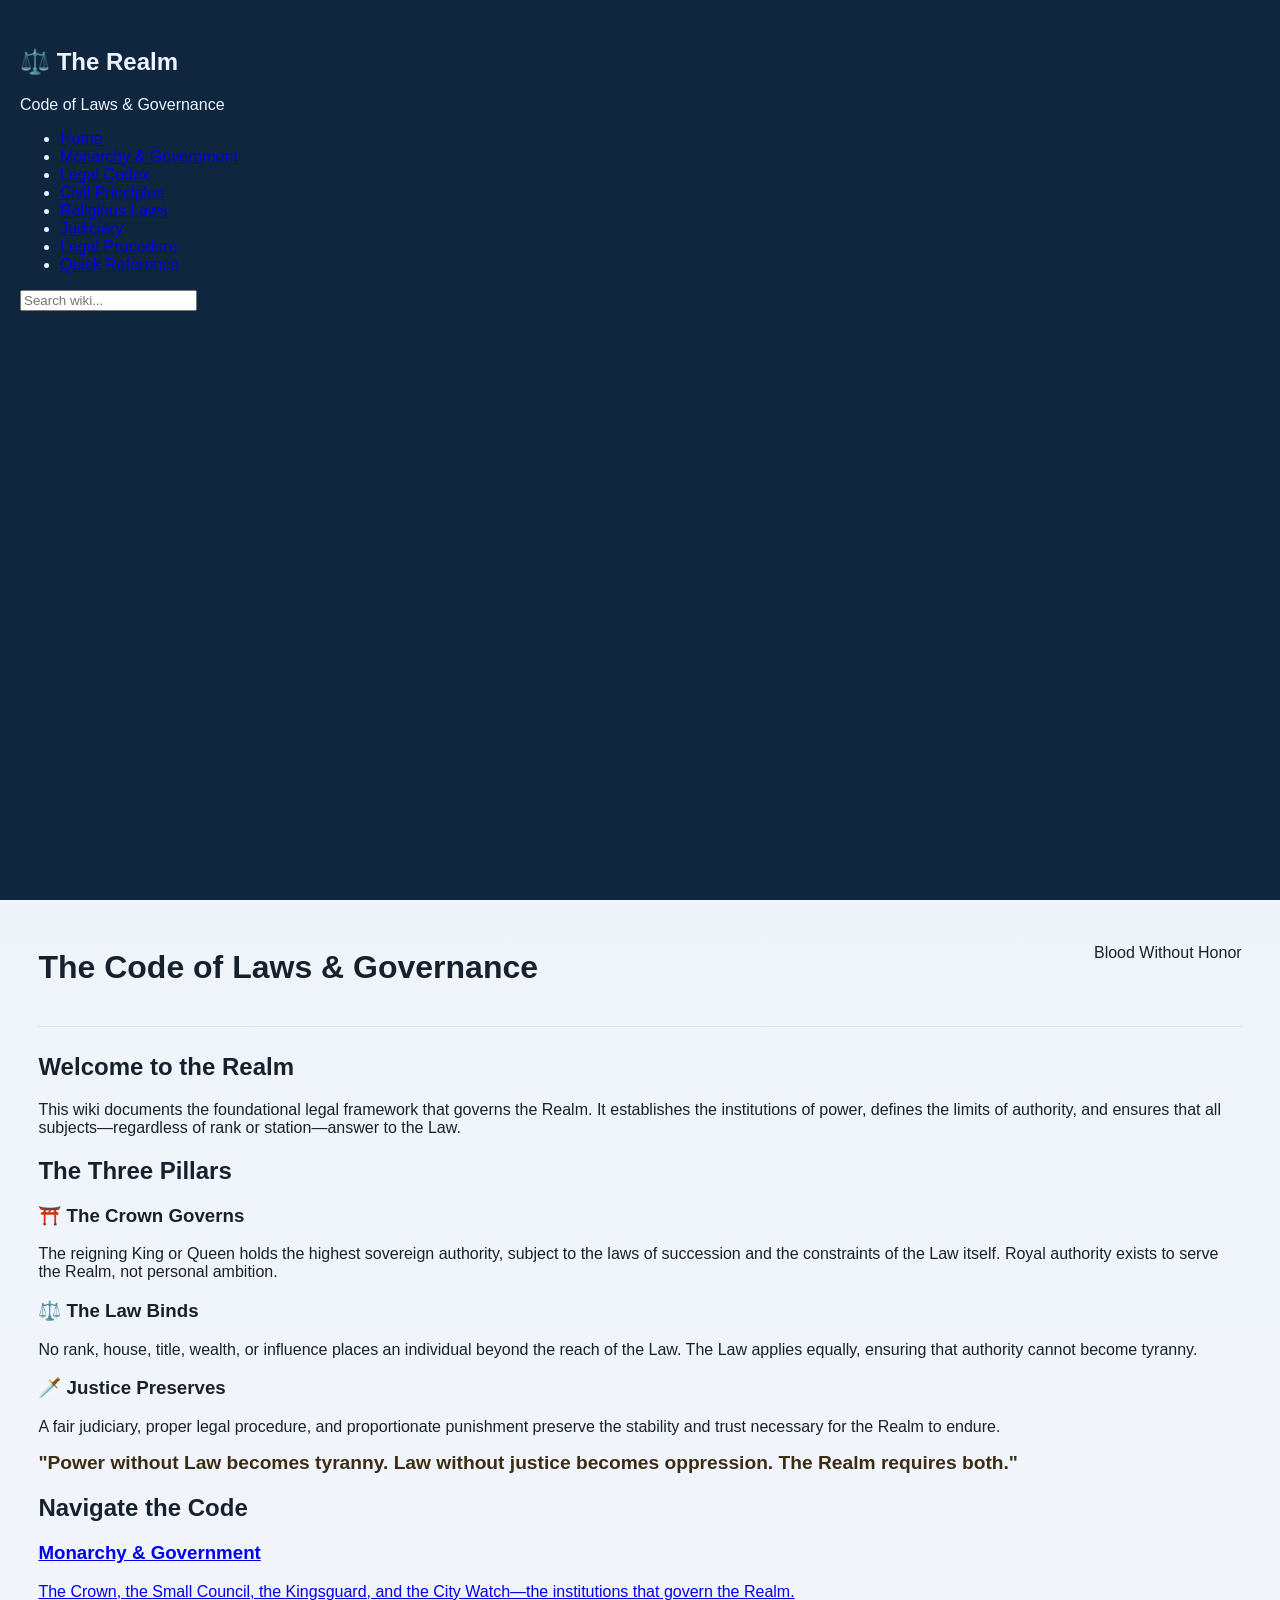
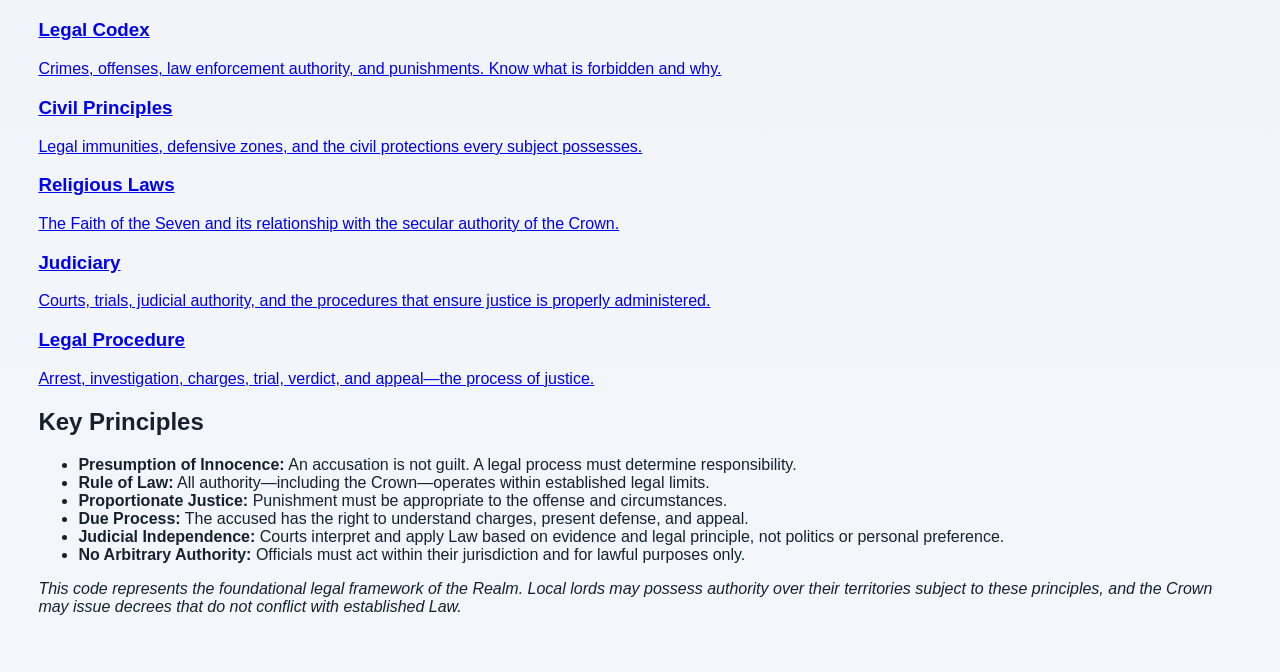
<file: index.html>
<!DOCTYPE html>
<html lang="en">
<head>
    <meta charset="UTF-8">
    <meta name="viewport" content="width=device-width, initial-scale=1.0">
    <title>The Realm Wiki - Code of Laws & Governance</title>
    <link rel="stylesheet" href="styles.css">
</head>
<body>
    <div class="container">
        <aside class="sidebar">
            <div class="logo">
                <h2>⚖️ The Realm</h2>
                <p class="tagline">Code of Laws & Governance</p>
            </div>
            <nav class="menu">
                <ul>
                    <li><a href="index.html" class="active">Home</a></li>
                    <li><a href="government.html">Monarchy & Government</a></li>
                    <li><a href="legal-codex.html">Legal Codex</a></li>
                    <li><a href="civil-principles.html">Civil Principles</a></li>
                    <li><a href="religious-laws.html">Religious Laws</a></li>
                    <li><a href="judiciary.html">Judiciary</a></li>
                    <li><a href="legal-procedure.html">Legal Procedure</a></li>
                    <li><a href="quick-reference.html">Quick Reference</a></li>
                </ul>
            </nav>
            <div class="search-box">
                <input type="text" id="searchInput" placeholder="Search wiki...">
                <div id="searchResults" class="search-results"></div>
            </div>
        </aside>

        <main class="content">
            <div class="page-header">
                <h1>The Code of Laws & Governance</h1>
                <p class="subtitle">Blood Without Honor</p>
            </div>

            <article class="page-content">
                <section class="welcome-section">
                    <h2>Welcome to the Realm</h2>
                    <p>This wiki documents the foundational legal framework that governs the Realm. It establishes the institutions of power, defines the limits of authority, and ensures that all subjects—regardless of rank or station—answer to the Law.</p>
                </section>

                <section class="principle-section">
                    <h2>The Three Pillars</h2>
                    <div class="pillar-container">
                        <div class="pillar">
                            <h3>⛩️ The Crown Governs</h3>
                            <p>The reigning King or Queen holds the highest sovereign authority, subject to the laws of succession and the constraints of the Law itself. Royal authority exists to serve the Realm, not personal ambition.</p>
                        </div>
                        <div class="pillar">
                            <h3>⚖️ The Law Binds</h3>
                            <p>No rank, house, title, wealth, or influence places an individual beyond the reach of the Law. The Law applies equally, ensuring that authority cannot become tyranny.</p>
                        </div>
                        <div class="pillar">
                            <h3>🗡️ Justice Preserves</h3>
                            <p>A fair judiciary, proper legal procedure, and proportionate punishment preserve the stability and trust necessary for the Realm to endure.</p>
                        </div>
                    </div>
                </section>

                <section class="core-principle">
                    <blockquote>
                        <strong>"Power without Law becomes tyranny. Law without justice becomes oppression. The Realm requires both."</strong>
                    </blockquote>
                </section>

                <section class="navigation-section">
                    <h2>Navigate the Code</h2>
                    <div class="nav-cards">
                        <a href="government.html" class="nav-card">
                            <h3>Monarchy & Government</h3>
                            <p>The Crown, the Small Council, the Kingsguard, and the City Watch—the institutions that govern the Realm.</p>
                        </a>
                        <a href="legal-codex.html" class="nav-card">
                            <h3>Legal Codex</h3>
                            <p>Crimes, offenses, law enforcement authority, and punishments. Know what is forbidden and why.</p>
                        </a>
                        <a href="civil-principles.html" class="nav-card">
                            <h3>Civil Principles</h3>
                            <p>Legal immunities, defensive zones, and the civil protections every subject possesses.</p>
                        </a>
                        <a href="religious-laws.html" class="nav-card">
                            <h3>Religious Laws</h3>
                            <p>The Faith of the Seven and its relationship with the secular authority of the Crown.</p>
                        </a>
                        <a href="judiciary.html" class="nav-card">
                            <h3>Judiciary</h3>
                            <p>Courts, trials, judicial authority, and the procedures that ensure justice is properly administered.</p>
                        </a>
                        <a href="legal-procedure.html" class="nav-card">
                            <h3>Legal Procedure</h3>
                            <p>Arrest, investigation, charges, trial, verdict, and appeal—the process of justice.</p>
                        </a>
                    </div>
                </section>

                <section class="info-section">
                    <h2>Key Principles</h2>
                    <ul class="principles-list">
                        <li><strong>Presumption of Innocence:</strong> An accusation is not guilt. A legal process must determine responsibility.</li>
                        <li><strong>Rule of Law:</strong> All authority—including the Crown—operates within established legal limits.</li>
                        <li><strong>Proportionate Justice:</strong> Punishment must be appropriate to the offense and circumstances.</li>
                        <li><strong>Due Process:</strong> The accused has the right to understand charges, present defense, and appeal.</li>
                        <li><strong>Judicial Independence:</strong> Courts interpret and apply Law based on evidence and legal principle, not politics or personal preference.</li>
                        <li><strong>No Arbitrary Authority:</strong> Officials must act within their jurisdiction and for lawful purposes only.</li>
                    </ul>
                </section>

                <section class="disclaimer">
                    <p><em>This code represents the foundational legal framework of the Realm. Local lords may possess authority over their territories subject to these principles, and the Crown may issue decrees that do not conflict with established Law.</em></p>
                </section>
            </article>
        </main>
    </div>

    <script src="search.js"></script>
</body>
</html>
</file>
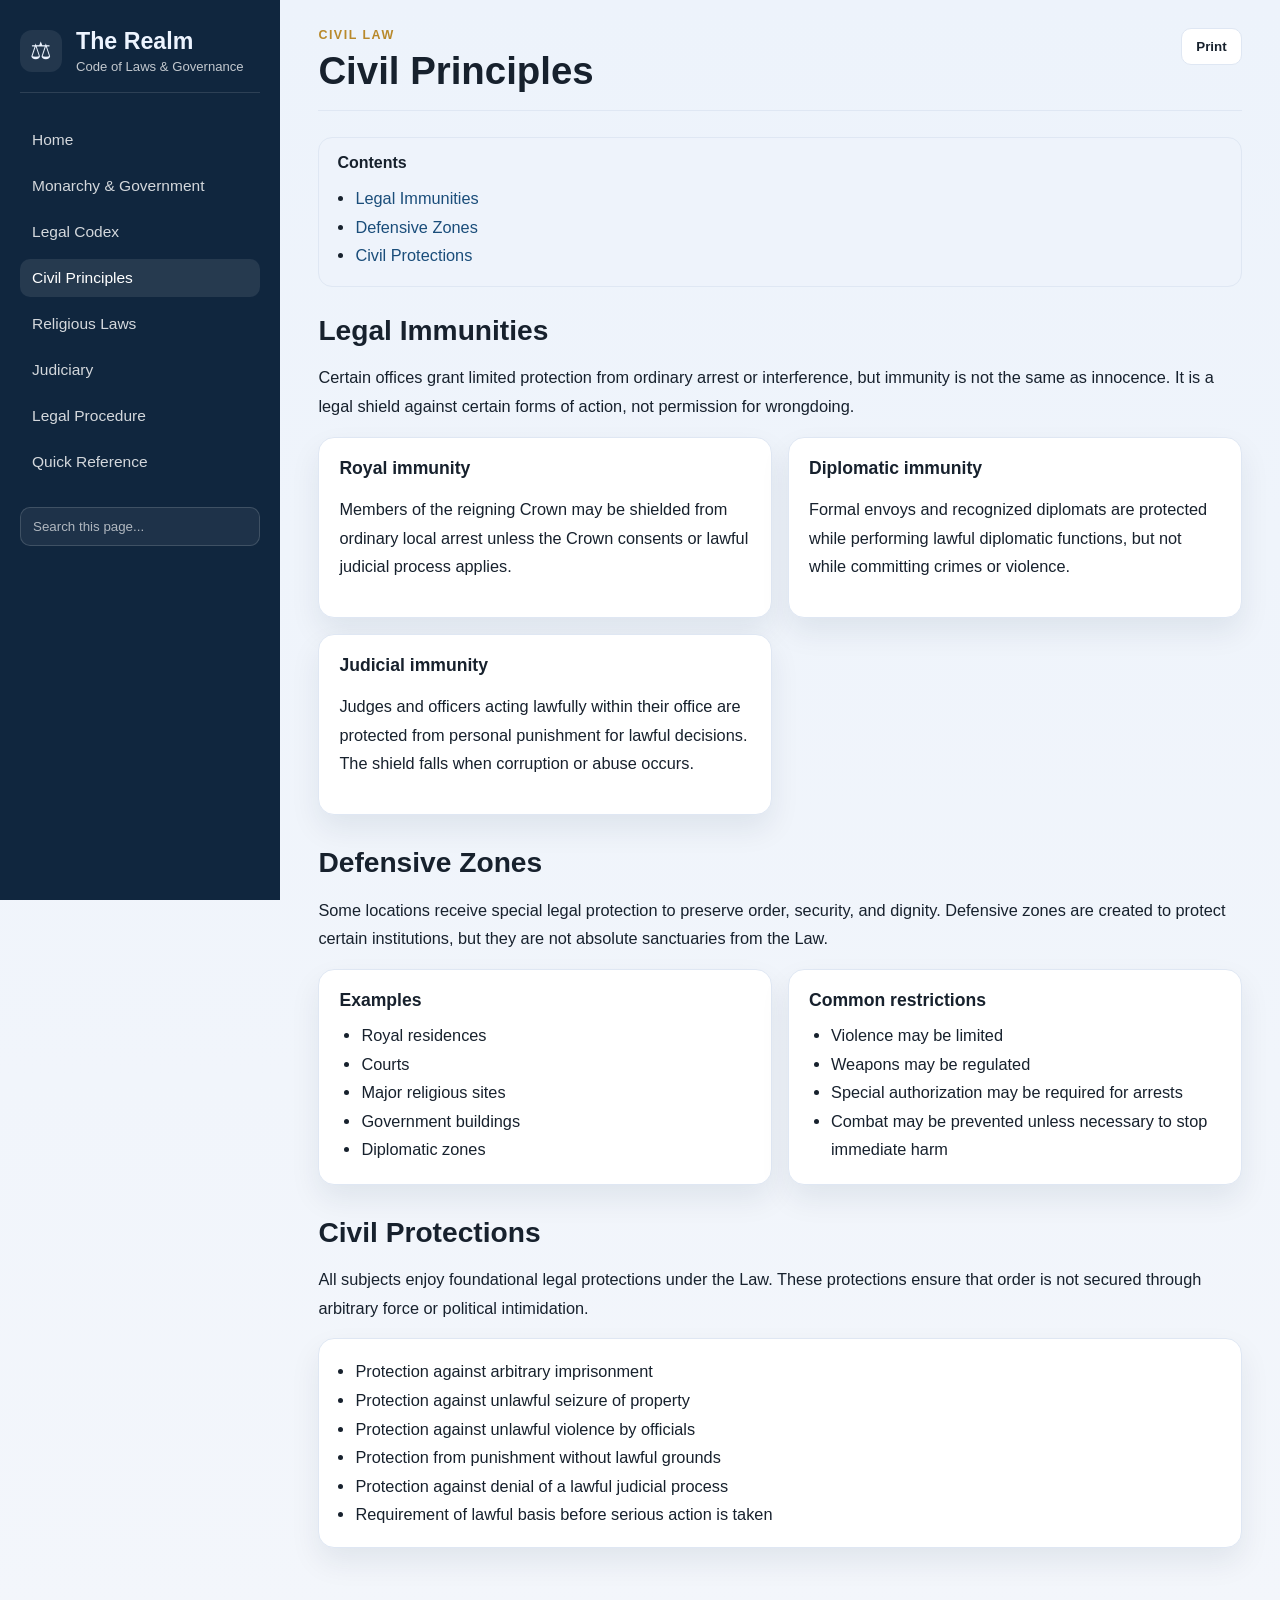
<file: civil-principles.html>
<!DOCTYPE html>
<html lang="en">
  <head>
    <meta charset="UTF-8" />
    <meta name="viewport" content="width=device-width, initial-scale=1.0" />
    <title>Civil Principles | The Realm Wiki</title>
    <link rel="stylesheet" href="styles.css" />
  </head>
  <body>
    <div class="layout">
      <aside class="sidebar">
        <div class="brand">
          <div class="brand-mark">⚖</div>
          <div>
            <h1>The Realm</h1>
            <p>Code of Laws & Governance</p>
          </div>
        </div>

        <nav class="side-nav" aria-label="Main navigation">
          <a class="nav-link" href="index.html">Home</a>
          <a class="nav-link" href="government.html">Monarchy & Government</a>
          <a class="nav-link" href="legal-codex.html">Legal Codex</a>
          <a class="nav-link active" href="civil-principles.html">Civil Principles</a>
          <a class="nav-link" href="religious-laws.html">Religious Laws</a>
          <a class="nav-link" href="judiciary.html">Judiciary</a>
          <a class="nav-link" href="legal-procedure.html">Legal Procedure</a>
          <a class="nav-link" href="quick-reference.html">Quick Reference</a>
        </nav>

        <div class="search-panel">
          <label for="searchInput" class="sr-only">Search the wiki</label>
          <input id="searchInput" type="search" placeholder="Search this page..." />
          <div id="searchResults" class="search-results" aria-live="polite"></div>
        </div>
      </aside>

      <main class="content">
        <header class="page-header">
          <div>
            <p class="eyebrow">Civil Law</p>
            <h2>Civil Principles</h2>
          </div>
          <button class="print-button" onclick="window.print()">Print</button>
        </header>

        <article class="article">
          <nav class="page-toc" aria-label="Page sections">
            <strong>Contents</strong>
            <ul>
              <li><a href="#immunities">Legal Immunities</a></li>
              <li><a href="#defensive-zones">Defensive Zones</a></li>
              <li><a href="#protections">Civil Protections</a></li>
            </ul>
          </nav>

          <section id="immunities">
            <h3>Legal Immunities</h3>
            <p>
              Certain offices grant limited protection from ordinary arrest or interference, but immunity is not the same
              as innocence. It is a legal shield against certain forms of action, not permission for wrongdoing.
            </p>
            <div class="card-list">
              <div class="card">
                <h4>Royal immunity</h4>
                <p>Members of the reigning Crown may be shielded from ordinary local arrest unless the Crown consents or lawful judicial process applies.</p>
              </div>
              <div class="card">
                <h4>Diplomatic immunity</h4>
                <p>Formal envoys and recognized diplomats are protected while performing lawful diplomatic functions, but not while committing crimes or violence.</p>
              </div>
              <div class="card">
                <h4>Judicial immunity</h4>
                <p>Judges and officers acting lawfully within their office are protected from personal punishment for lawful decisions. The shield falls when corruption or abuse occurs.</p>
              </div>
            </div>
          </section>

          <section id="defensive-zones">
            <h3>Defensive Zones</h3>
            <p>
              Some locations receive special legal protection to preserve order, security, and dignity. Defensive zones are
              created to protect certain institutions, but they are not absolute sanctuaries from the Law.
            </p>
            <div class="card-list">
              <div class="card">
                <h4>Examples</h4>
                <ul>
                  <li>Royal residences</li>
                  <li>Courts</li>
                  <li>Major religious sites</li>
                  <li>Government buildings</li>
                  <li>Diplomatic zones</li>
                </ul>
              </div>
              <div class="card">
                <h4>Common restrictions</h4>
                <ul>
                  <li>Violence may be limited</li>
                  <li>Weapons may be regulated</li>
                  <li>Special authorization may be required for arrests</li>
                  <li>Combat may be prevented unless necessary to stop immediate harm</li>
                </ul>
              </div>
            </div>
          </section>

          <section id="protections">
            <h3>Civil Protections</h3>
            <p>
              All subjects enjoy foundational legal protections under the Law. These protections ensure that order is not
              secured through arbitrary force or political intimidation.
            </p>
            <ul class="standard-list">
              <li>Protection against arbitrary imprisonment</li>
              <li>Protection against unlawful seizure of property</li>
              <li>Protection against unlawful violence by officials</li>
              <li>Protection from punishment without lawful grounds</li>
              <li>Protection against denial of a lawful judicial process</li>
              <li>Requirement of lawful basis before serious action is taken</li>
            </ul>
          </section>
        </article>
      </main>
    </div>

    <script src="search.js"></script>
  </body>
</html>
</file>
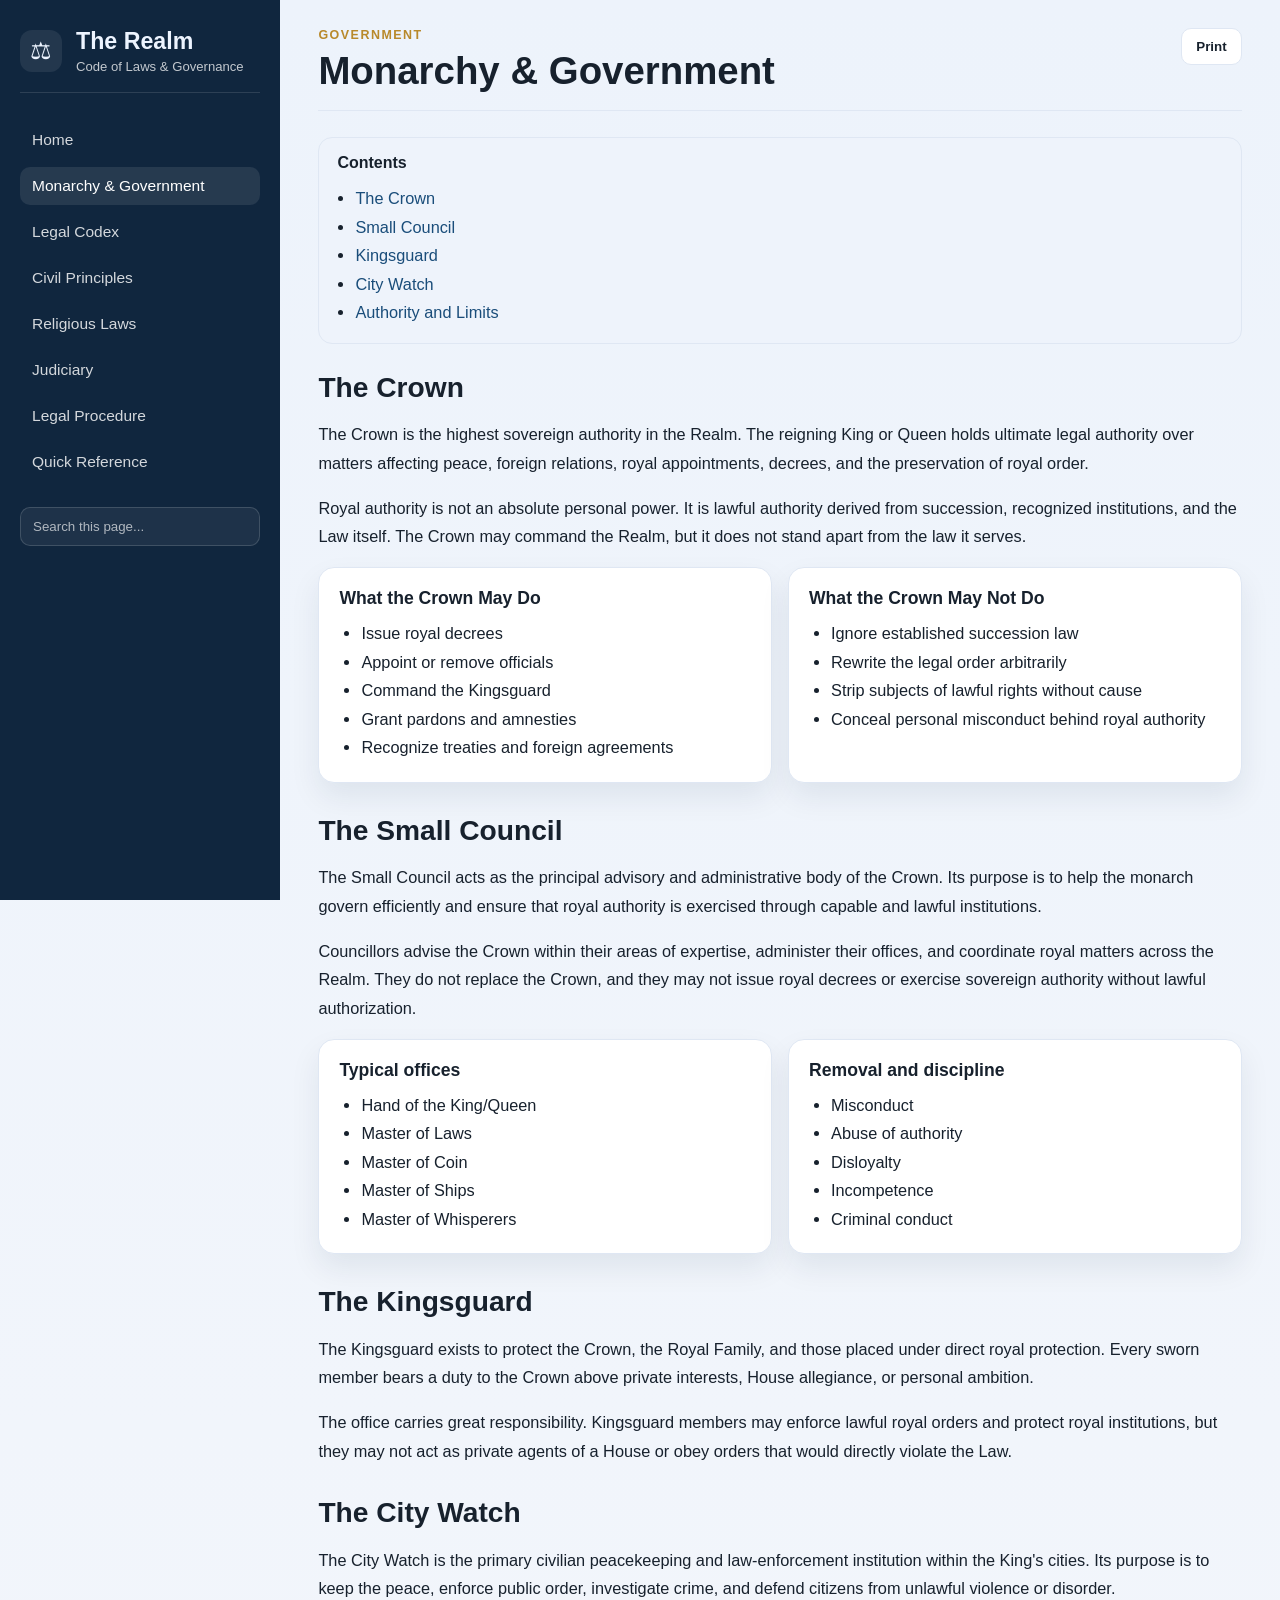
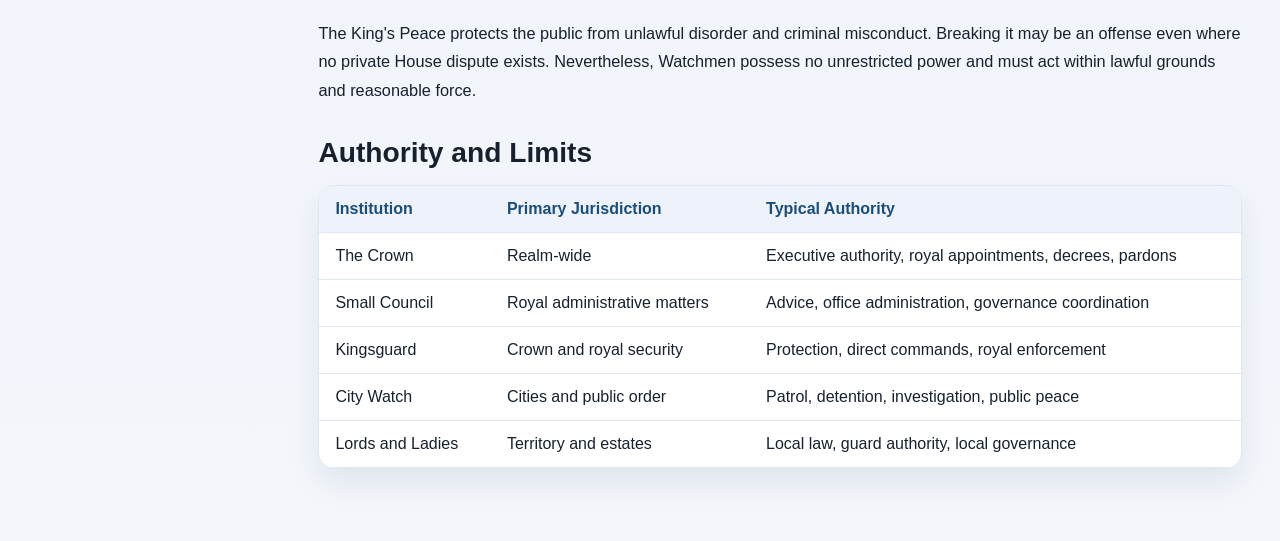
<file: government.html>
<!DOCTYPE html>
<html lang="en">
  <head>
    <meta charset="UTF-8" />
    <meta name="viewport" content="width=device-width, initial-scale=1.0" />
    <title>Monarchy & Government | The Realm Wiki</title>
    <link rel="stylesheet" href="styles.css" />
  </head>
  <body>
    <div class="layout">
      <aside class="sidebar">
        <div class="brand">
          <div class="brand-mark">⚖</div>
          <div>
            <h1>The Realm</h1>
            <p>Code of Laws & Governance</p>
          </div>
        </div>

        <nav class="side-nav" aria-label="Main navigation">
          <a class="nav-link" href="index.html">Home</a>
          <a class="nav-link active" href="government.html">Monarchy & Government</a>
          <a class="nav-link" href="legal-codex.html">Legal Codex</a>
          <a class="nav-link" href="civil-principles.html">Civil Principles</a>
          <a class="nav-link" href="religious-laws.html">Religious Laws</a>
          <a class="nav-link" href="judiciary.html">Judiciary</a>
          <a class="nav-link" href="legal-procedure.html">Legal Procedure</a>
          <a class="nav-link" href="quick-reference.html">Quick Reference</a>
        </nav>

        <div class="search-panel">
          <label for="searchInput" class="sr-only">Search the wiki</label>
          <input id="searchInput" type="search" placeholder="Search this page..." />
          <div id="searchResults" class="search-results" aria-live="polite"></div>
        </div>
      </aside>

      <main class="content">
        <header class="page-header">
          <div>
            <p class="eyebrow">Government</p>
            <h2>Monarchy & Government</h2>
          </div>
          <button class="print-button" onclick="window.print()">Print</button>
        </header>

        <article class="article">
          <nav class="page-toc" aria-label="Page sections">
            <strong>Contents</strong>
            <ul>
              <li><a href="#crown">The Crown</a></li>
              <li><a href="#small-council">Small Council</a></li>
              <li><a href="#kingsguard">Kingsguard</a></li>
              <li><a href="#city-watch">City Watch</a></li>
              <li><a href="#authority">Authority and Limits</a></li>
            </ul>
          </nav>

          <section id="crown">
            <h3>The Crown</h3>
            <p>
              The Crown is the highest sovereign authority in the Realm. The reigning King or Queen holds ultimate
              legal authority over matters affecting peace, foreign relations, royal appointments, decrees, and the
              preservation of royal order.
            </p>
            <p>
              Royal authority is not an absolute personal power. It is lawful authority derived from succession,
              recognized institutions, and the Law itself. The Crown may command the Realm, but it does not stand
              apart from the law it serves.
            </p>
            <div class="card-list">
              <div class="card">
                <h4>What the Crown May Do</h4>
                <ul>
                  <li>Issue royal decrees</li>
                  <li>Appoint or remove officials</li>
                  <li>Command the Kingsguard</li>
                  <li>Grant pardons and amnesties</li>
                  <li>Recognize treaties and foreign agreements</li>
                </ul>
              </div>
              <div class="card">
                <h4>What the Crown May Not Do</h4>
                <ul>
                  <li>Ignore established succession law</li>
                  <li>Rewrite the legal order arbitrarily</li>
                  <li>Strip subjects of lawful rights without cause</li>
                  <li>Conceal personal misconduct behind royal authority</li>
                </ul>
              </div>
            </div>
          </section>

          <section id="small-council">
            <h3>The Small Council</h3>
            <p>
              The Small Council acts as the principal advisory and administrative body of the Crown. Its purpose is to
              help the monarch govern efficiently and ensure that royal authority is exercised through capable and
              lawful institutions.
            </p>
            <p>
              Councillors advise the Crown within their areas of expertise, administer their offices, and coordinate
              royal matters across the Realm. They do not replace the Crown, and they may not issue royal decrees or
              exercise sovereign authority without lawful authorization.
            </p>
            <div class="card-list">
              <div class="card">
                <h4>Typical offices</h4>
                <ul>
                  <li>Hand of the King/Queen</li>
                  <li>Master of Laws</li>
                  <li>Master of Coin</li>
                  <li>Master of Ships</li>
                  <li>Master of Whisperers</li>
                </ul>
              </div>
              <div class="card">
                <h4>Removal and discipline</h4>
                <ul>
                  <li>Misconduct</li>
                  <li>Abuse of authority</li>
                  <li>Disloyalty</li>
                  <li>Incompetence</li>
                  <li>Criminal conduct</li>
                </ul>
              </div>
            </div>
          </section>

          <section id="kingsguard">
            <h3>The Kingsguard</h3>
            <p>
              The Kingsguard exists to protect the Crown, the Royal Family, and those placed under direct royal
              protection. Every sworn member bears a duty to the Crown above private interests, House allegiance, or
              personal ambition.
            </p>
            <p>
              The office carries great responsibility. Kingsguard members may enforce lawful royal orders and protect
              royal institutions, but they may not act as private agents of a House or obey orders that would directly
              violate the Law.
            </p>
          </section>

          <section id="city-watch">
            <h3>The City Watch</h3>
            <p>
              The City Watch is the primary civilian peacekeeping and law-enforcement institution within the King's
              cities. Its purpose is to keep the peace, enforce public order, investigate crime, and defend citizens
              from unlawful violence or disorder.
            </p>
            <p>
              The King's Peace protects the public from unlawful disorder and criminal misconduct. Breaking it may be
              an offense even where no private House dispute exists. Nevertheless, Watchmen possess no unrestricted
              power and must act within lawful grounds and reasonable force.
            </p>
          </section>

          <section id="authority">
            <h3>Authority and Limits</h3>
            <div class="table-box">
              <table>
                <thead>
                  <tr>
                    <th>Institution</th>
                    <th>Primary Jurisdiction</th>
                    <th>Typical Authority</th>
                  </tr>
                </thead>
                <tbody>
                  <tr>
                    <td>The Crown</td>
                    <td>Realm-wide</td>
                    <td>Executive authority, royal appointments, decrees, pardons</td>
                  </tr>
                  <tr>
                    <td>Small Council</td>
                    <td>Royal administrative matters</td>
                    <td>Advice, office administration, governance coordination</td>
                  </tr>
                  <tr>
                    <td>Kingsguard</td>
                    <td>Crown and royal security</td>
                    <td>Protection, direct commands, royal enforcement</td>
                  </tr>
                  <tr>
                    <td>City Watch</td>
                    <td>Cities and public order</td>
                    <td>Patrol, detention, investigation, public peace</td>
                  </tr>
                  <tr>
                    <td>Lords and Ladies</td>
                    <td>Territory and estates</td>
                    <td>Local law, guard authority, local governance</td>
                  </tr>
                </tbody>
              </table>
            </div>
          </section>
        </article>
      </main>
    </div>

    <script src="search.js"></script>
  </body>
</html>
</file>
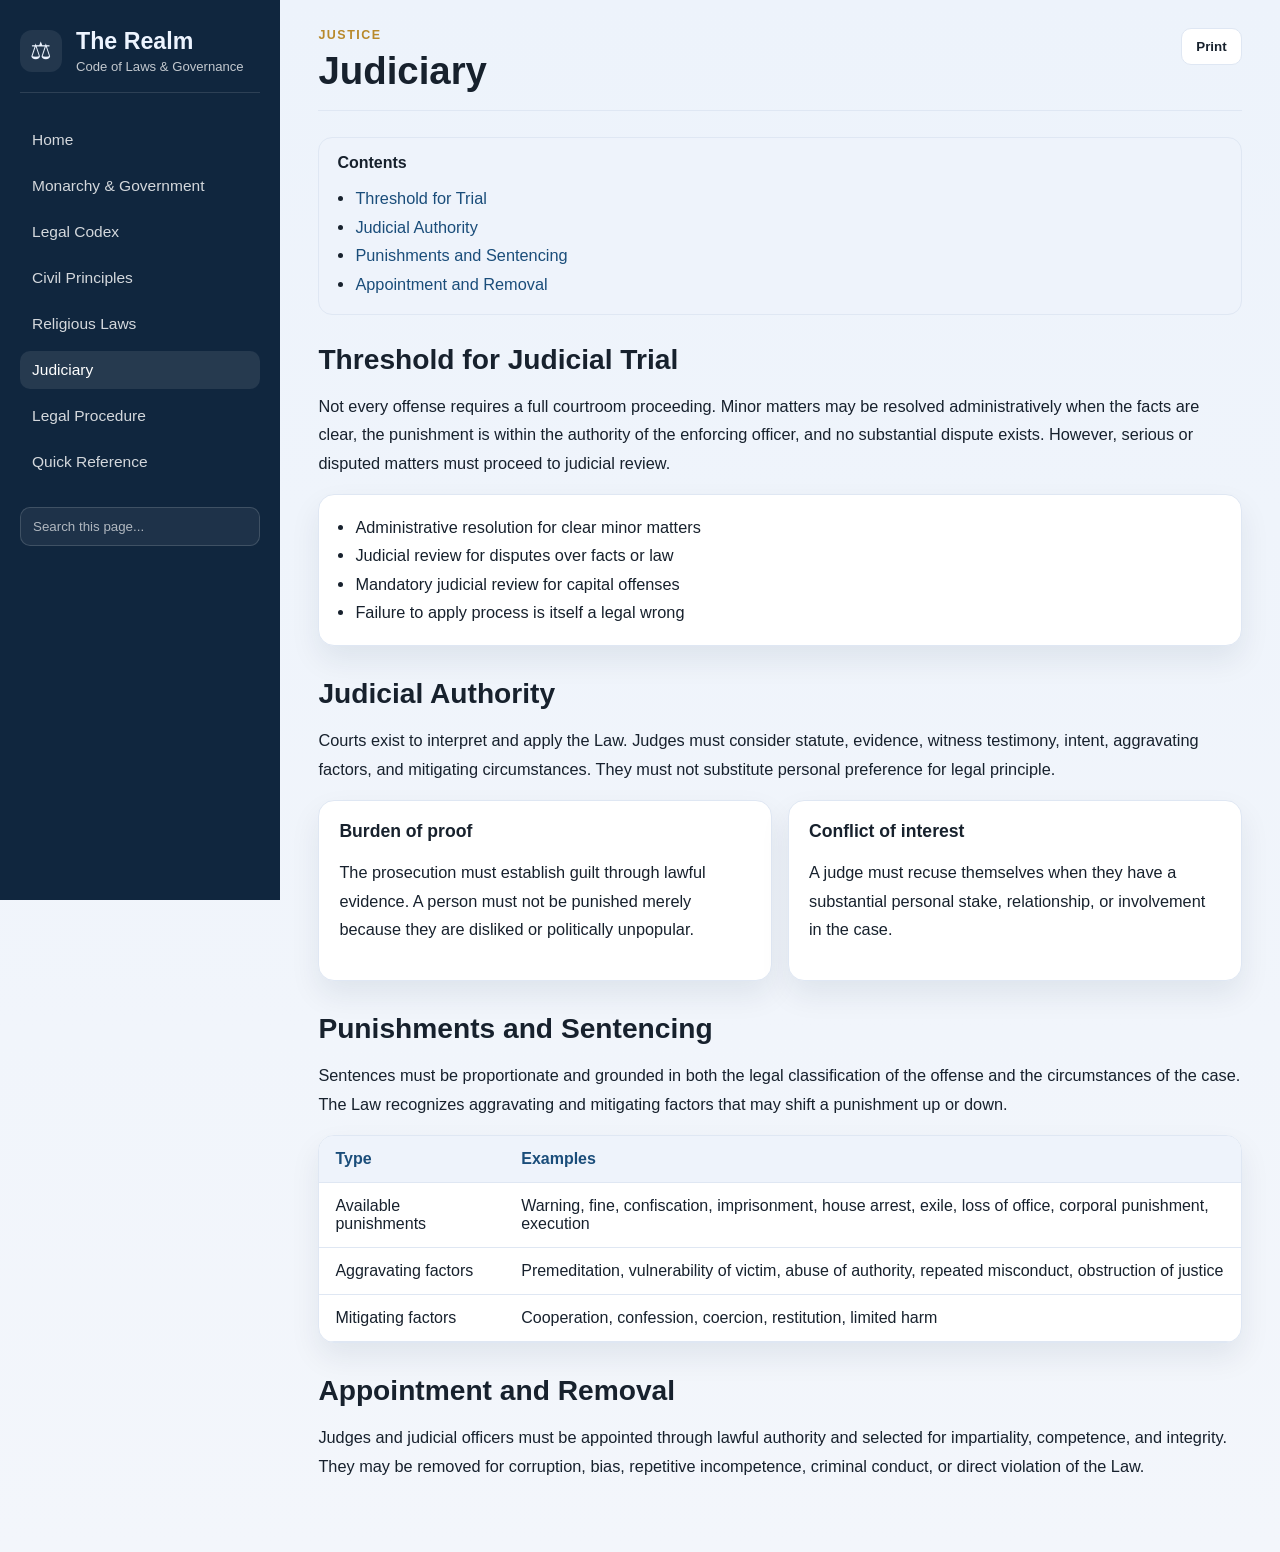
<file: judiciary.html>
<!DOCTYPE html>
<html lang="en">
  <head>
    <meta charset="UTF-8" />
    <meta name="viewport" content="width=device-width, initial-scale=1.0" />
    <title>Judiciary | The Realm Wiki</title>
    <link rel="stylesheet" href="styles.css" />
  </head>
  <body>
    <div class="layout">
      <aside class="sidebar">
        <div class="brand">
          <div class="brand-mark">⚖</div>
          <div>
            <h1>The Realm</h1>
            <p>Code of Laws & Governance</p>
          </div>
        </div>

        <nav class="side-nav" aria-label="Main navigation">
          <a class="nav-link" href="index.html">Home</a>
          <a class="nav-link" href="government.html">Monarchy & Government</a>
          <a class="nav-link" href="legal-codex.html">Legal Codex</a>
          <a class="nav-link" href="civil-principles.html">Civil Principles</a>
          <a class="nav-link" href="religious-laws.html">Religious Laws</a>
          <a class="nav-link active" href="judiciary.html">Judiciary</a>
          <a class="nav-link" href="legal-procedure.html">Legal Procedure</a>
          <a class="nav-link" href="quick-reference.html">Quick Reference</a>
        </nav>

        <div class="search-panel">
          <label for="searchInput" class="sr-only">Search the wiki</label>
          <input id="searchInput" type="search" placeholder="Search this page..." />
          <div id="searchResults" class="search-results" aria-live="polite"></div>
        </div>
      </aside>

      <main class="content">
        <header class="page-header">
          <div>
            <p class="eyebrow">Justice</p>
            <h2>Judiciary</h2>
          </div>
          <button class="print-button" onclick="window.print()">Print</button>
        </header>

        <article class="article">
          <nav class="page-toc" aria-label="Page sections">
            <strong>Contents</strong>
            <ul>
              <li><a href="#threshold">Threshold for Trial</a></li>
              <li><a href="#authority">Judicial Authority</a></li>
              <li><a href="#punishments">Punishments and Sentencing</a></li>
              <li><a href="#appointment">Appointment and Removal</a></li>
            </ul>
          </nav>

          <section id="threshold">
            <h3>Threshold for Judicial Trial</h3>
            <p>
              Not every offense requires a full courtroom proceeding. Minor matters may be resolved administratively when
              the facts are clear, the punishment is within the authority of the enforcing officer, and no substantial
              dispute exists. However, serious or disputed matters must proceed to judicial review.
            </p>
            <ul class="standard-list">
              <li>Administrative resolution for clear minor matters</li>
              <li>Judicial review for disputes over facts or law</li>
              <li>Mandatory judicial review for capital offenses</li>
              <li>Failure to apply process is itself a legal wrong</li>
            </ul>
          </section>

          <section id="authority">
            <h3>Judicial Authority</h3>
            <p>
              Courts exist to interpret and apply the Law. Judges must consider statute, evidence, witness testimony,
              intent, aggravating factors, and mitigating circumstances. They must not substitute personal preference for
              legal principle.
            </p>
            <div class="card-list">
              <div class="card">
                <h4>Burden of proof</h4>
                <p>The prosecution must establish guilt through lawful evidence. A person must not be punished merely because they are disliked or politically unpopular.</p>
              </div>
              <div class="card">
                <h4>Conflict of interest</h4>
                <p>A judge must recuse themselves when they have a substantial personal stake, relationship, or involvement in the case.</p>
              </div>
            </div>
          </section>

          <section id="punishments">
            <h3>Punishments and Sentencing</h3>
            <p>
              Sentences must be proportionate and grounded in both the legal classification of the offense and the
              circumstances of the case. The Law recognizes aggravating and mitigating factors that may shift a
              punishment up or down.
            </p>
            <div class="table-box">
              <table>
                <thead>
                  <tr>
                    <th>Type</th>
                    <th>Examples</th>
                  </tr>
                </thead>
                <tbody>
                  <tr>
                    <td>Available punishments</td>
                    <td>Warning, fine, confiscation, imprisonment, house arrest, exile, loss of office, corporal punishment, execution</td>
                  </tr>
                  <tr>
                    <td>Aggravating factors</td>
                    <td>Premeditation, vulnerability of victim, abuse of authority, repeated misconduct, obstruction of justice</td>
                  </tr>
                  <tr>
                    <td>Mitigating factors</td>
                    <td>Cooperation, confession, coercion, restitution, limited harm</td>
                  </tr>
                </tbody>
              </table>
            </div>
          </section>

          <section id="appointment">
            <h3>Appointment and Removal</h3>
            <p>
              Judges and judicial officers must be appointed through lawful authority and selected for impartiality,
              competence, and integrity. They may be removed for corruption, bias, repetitive incompetence, criminal
              conduct, or direct violation of the Law.
            </p>
          </section>
        </article>
      </main>
    </div>

    <script src="search.js"></script>
  </body>
</html>
</file>
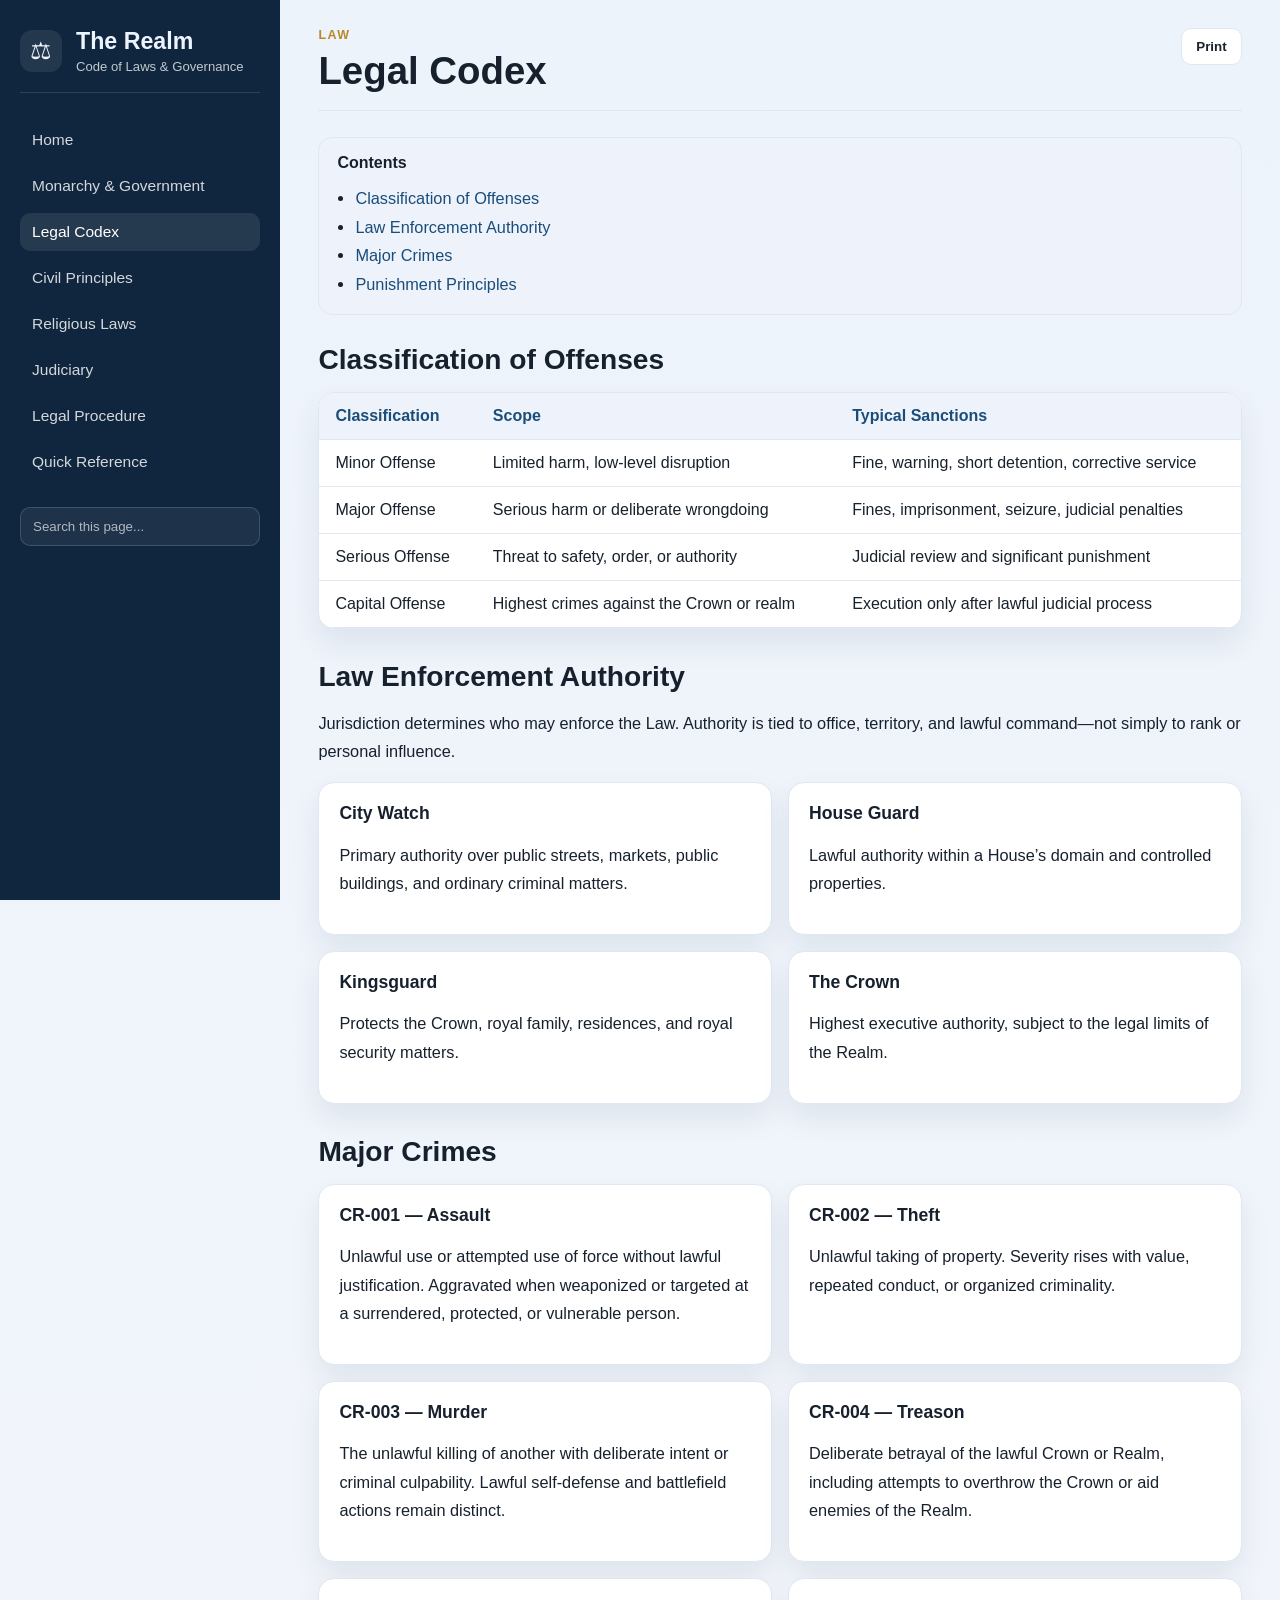
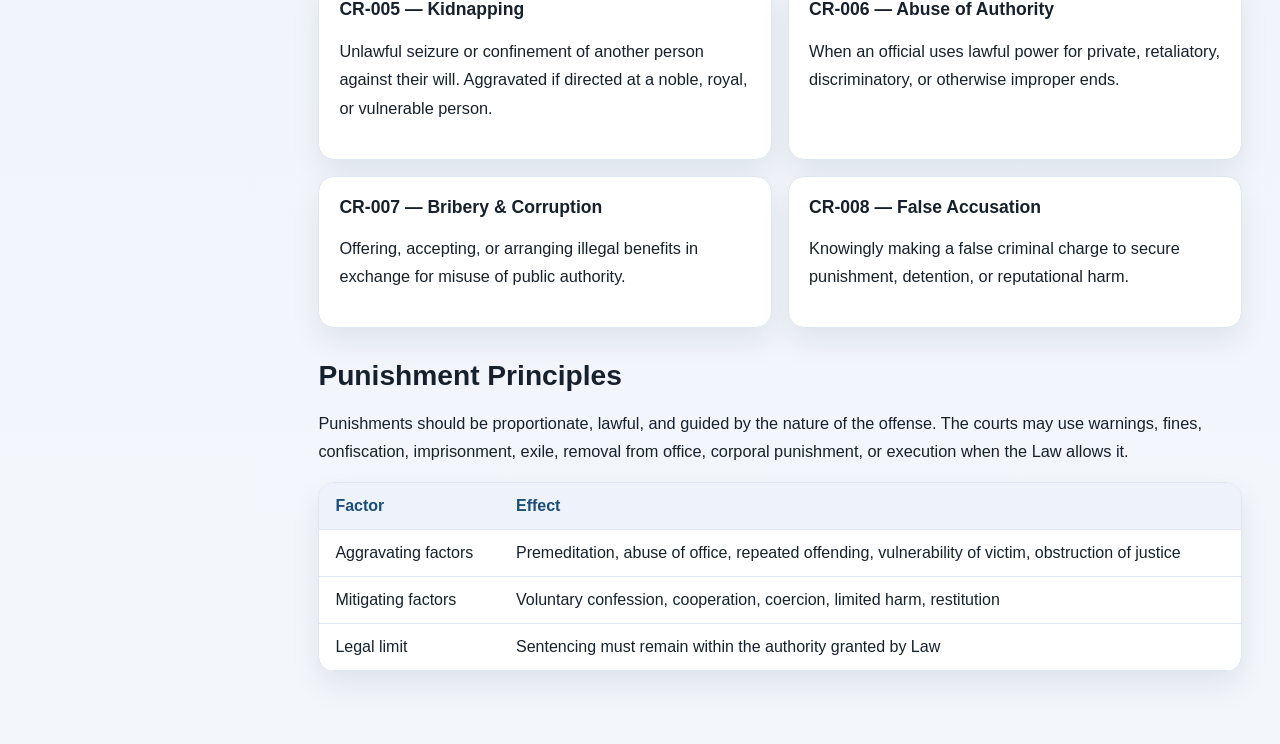
<file: legal-codex.html>
<!DOCTYPE html>
<html lang="en">
  <head>
    <meta charset="UTF-8" />
    <meta name="viewport" content="width=device-width, initial-scale=1.0" />
    <title>Legal Codex | The Realm Wiki</title>
    <link rel="stylesheet" href="styles.css" />
  </head>
  <body>
    <div class="layout">
      <aside class="sidebar">
        <div class="brand">
          <div class="brand-mark">⚖</div>
          <div>
            <h1>The Realm</h1>
            <p>Code of Laws & Governance</p>
          </div>
        </div>

        <nav class="side-nav" aria-label="Main navigation">
          <a class="nav-link" href="index.html">Home</a>
          <a class="nav-link" href="government.html">Monarchy & Government</a>
          <a class="nav-link active" href="legal-codex.html">Legal Codex</a>
          <a class="nav-link" href="civil-principles.html">Civil Principles</a>
          <a class="nav-link" href="religious-laws.html">Religious Laws</a>
          <a class="nav-link" href="judiciary.html">Judiciary</a>
          <a class="nav-link" href="legal-procedure.html">Legal Procedure</a>
          <a class="nav-link" href="quick-reference.html">Quick Reference</a>
        </nav>

        <div class="search-panel">
          <label for="searchInput" class="sr-only">Search the wiki</label>
          <input id="searchInput" type="search" placeholder="Search this page..." />
          <div id="searchResults" class="search-results" aria-live="polite"></div>
        </div>
      </aside>

      <main class="content">
        <header class="page-header">
          <div>
            <p class="eyebrow">Law</p>
            <h2>Legal Codex</h2>
          </div>
          <button class="print-button" onclick="window.print()">Print</button>
        </header>

        <article class="article">
          <nav class="page-toc" aria-label="Page sections">
            <strong>Contents</strong>
            <ul>
              <li><a href="#classification">Classification of Offenses</a></li>
              <li><a href="#enforcement">Law Enforcement Authority</a></li>
              <li><a href="#offenses">Major Crimes</a></li>
              <li><a href="#punishments">Punishment Principles</a></li>
            </ul>
          </nav>

          <section id="classification">
            <h3>Classification of Offenses</h3>
            <div class="table-box">
              <table>
                <thead>
                  <tr>
                    <th>Classification</th>
                    <th>Scope</th>
                    <th>Typical Sanctions</th>
                  </tr>
                </thead>
                <tbody>
                  <tr>
                    <td>Minor Offense</td>
                    <td>Limited harm, low-level disruption</td>
                    <td>Fine, warning, short detention, corrective service</td>
                  </tr>
                  <tr>
                    <td>Major Offense</td>
                    <td>Serious harm or deliberate wrongdoing</td>
                    <td>Fines, imprisonment, seizure, judicial penalties</td>
                  </tr>
                  <tr>
                    <td>Serious Offense</td>
                    <td>Threat to safety, order, or authority</td>
                    <td>Judicial review and significant punishment</td>
                  </tr>
                  <tr>
                    <td>Capital Offense</td>
                    <td>Highest crimes against the Crown or realm</td>
                    <td>Execution only after lawful judicial process</td>
                  </tr>
                </tbody>
              </table>
            </div>
          </section>

          <section id="enforcement">
            <h3>Law Enforcement Authority</h3>
            <p>
              Jurisdiction determines who may enforce the Law. Authority is tied to office, territory, and lawful
              command—not simply to rank or personal influence.
            </p>
            <div class="card-list">
              <div class="card">
                <h4>City Watch</h4>
                <p>Primary authority over public streets, markets, public buildings, and ordinary criminal matters.</p>
              </div>
              <div class="card">
                <h4>House Guard</h4>
                <p>Lawful authority within a House’s domain and controlled properties.</p>
              </div>
              <div class="card">
                <h4>Kingsguard</h4>
                <p>Protects the Crown, royal family, residences, and royal security matters.</p>
              </div>
              <div class="card">
                <h4>The Crown</h4>
                <p>Highest executive authority, subject to the legal limits of the Realm.</p>
              </div>
            </div>
          </section>

          <section id="offenses">
            <h3>Major Crimes</h3>
            <div class="card-list">
              <div class="card">
                <h4>CR-001 — Assault</h4>
                <p>Unlawful use or attempted use of force without lawful justification. Aggravated when weaponized or targeted at a surrendered, protected, or vulnerable person.</p>
              </div>
              <div class="card">
                <h4>CR-002 — Theft</h4>
                <p>Unlawful taking of property. Severity rises with value, repeated conduct, or organized criminality.</p>
              </div>
              <div class="card">
                <h4>CR-003 — Murder</h4>
                <p>The unlawful killing of another with deliberate intent or criminal culpability. Lawful self-defense and battlefield actions remain distinct.</p>
              </div>
              <div class="card">
                <h4>CR-004 — Treason</h4>
                <p>Deliberate betrayal of the lawful Crown or Realm, including attempts to overthrow the Crown or aid enemies of the Realm.</p>
              </div>
              <div class="card">
                <h4>CR-005 — Kidnapping</h4>
                <p>Unlawful seizure or confinement of another person against their will. Aggravated if directed at a noble, royal, or vulnerable person.</p>
              </div>
              <div class="card">
                <h4>CR-006 — Abuse of Authority</h4>
                <p>When an official uses lawful power for private, retaliatory, discriminatory, or otherwise improper ends.</p>
              </div>
              <div class="card">
                <h4>CR-007 — Bribery & Corruption</h4>
                <p>Offering, accepting, or arranging illegal benefits in exchange for misuse of public authority.</p>
              </div>
              <div class="card">
                <h4>CR-008 — False Accusation</h4>
                <p>Knowingly making a false criminal charge to secure punishment, detention, or reputational harm.</p>
              </div>
            </div>
          </section>

          <section id="punishments">
            <h3>Punishment Principles</h3>
            <p>
              Punishments should be proportionate, lawful, and guided by the nature of the offense. The courts may use
              warnings, fines, confiscation, imprisonment, exile, removal from office, corporal punishment, or
              execution when the Law allows it.
            </p>
            <div class="table-box">
              <table>
                <thead>
                  <tr>
                    <th>Factor</th>
                    <th>Effect</th>
                  </tr>
                </thead>
                <tbody>
                  <tr>
                    <td>Aggravating factors</td>
                    <td>Premeditation, abuse of office, repeated offending, vulnerability of victim, obstruction of justice</td>
                  </tr>
                  <tr>
                    <td>Mitigating factors</td>
                    <td>Voluntary confession, cooperation, coercion, limited harm, restitution</td>
                  </tr>
                  <tr>
                    <td>Legal limit</td>
                    <td>Sentencing must remain within the authority granted by Law</td>
                  </tr>
                </tbody>
              </table>
            </div>
          </section>
        </article>
      </main>
    </div>

    <script src="search.js"></script>
  </body>
</html>
</file>
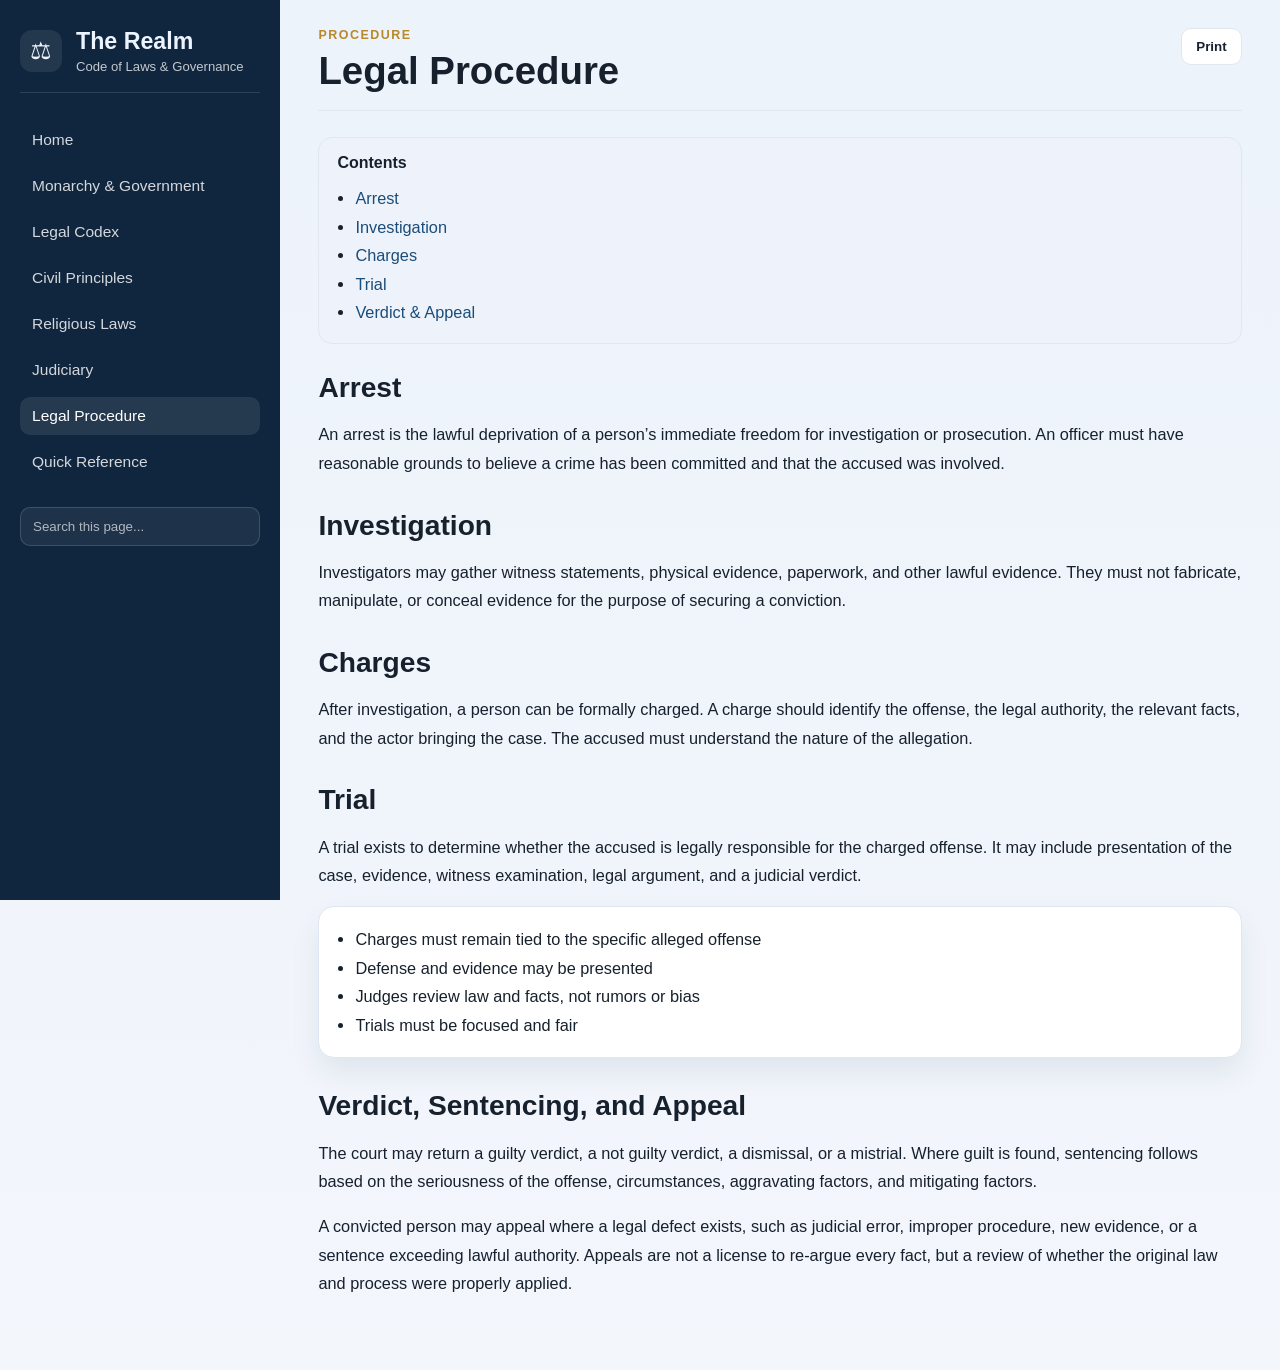
<file: legal-procedure.html>
<!DOCTYPE html>
<html lang="en">
  <head>
    <meta charset="UTF-8" />
    <meta name="viewport" content="width=device-width, initial-scale=1.0" />
    <title>Legal Procedure | The Realm Wiki</title>
    <link rel="stylesheet" href="styles.css" />
  </head>
  <body>
    <div class="layout">
      <aside class="sidebar">
        <div class="brand">
          <div class="brand-mark">⚖</div>
          <div>
            <h1>The Realm</h1>
            <p>Code of Laws & Governance</p>
          </div>
        </div>

        <nav class="side-nav" aria-label="Main navigation">
          <a class="nav-link" href="index.html">Home</a>
          <a class="nav-link" href="government.html">Monarchy & Government</a>
          <a class="nav-link" href="legal-codex.html">Legal Codex</a>
          <a class="nav-link" href="civil-principles.html">Civil Principles</a>
          <a class="nav-link" href="religious-laws.html">Religious Laws</a>
          <a class="nav-link" href="judiciary.html">Judiciary</a>
          <a class="nav-link active" href="legal-procedure.html">Legal Procedure</a>
          <a class="nav-link" href="quick-reference.html">Quick Reference</a>
        </nav>

        <div class="search-panel">
          <label for="searchInput" class="sr-only">Search the wiki</label>
          <input id="searchInput" type="search" placeholder="Search this page..." />
          <div id="searchResults" class="search-results" aria-live="polite"></div>
        </div>
      </aside>

      <main class="content">
        <header class="page-header">
          <div>
            <p class="eyebrow">Procedure</p>
            <h2>Legal Procedure</h2>
          </div>
          <button class="print-button" onclick="window.print()">Print</button>
        </header>

        <article class="article">
          <nav class="page-toc" aria-label="Page sections">
            <strong>Contents</strong>
            <ul>
              <li><a href="#arrest">Arrest</a></li>
              <li><a href="#investigation">Investigation</a></li>
              <li><a href="#charges">Charges</a></li>
              <li><a href="#trial">Trial</a></li>
              <li><a href="#verdict">Verdict & Appeal</a></li>
            </ul>
          </nav>

          <section id="arrest">
            <h3>Arrest</h3>
            <p>
              An arrest is the lawful deprivation of a person’s immediate freedom for investigation or prosecution.
              An officer must have reasonable grounds to believe a crime has been committed and that the accused was
              involved.
            </p>
          </section>

          <section id="investigation">
            <h3>Investigation</h3>
            <p>
              Investigators may gather witness statements, physical evidence, paperwork, and other lawful evidence. They
              must not fabricate, manipulate, or conceal evidence for the purpose of securing a conviction.
            </p>
          </section>

          <section id="charges">
            <h3>Charges</h3>
            <p>
              After investigation, a person can be formally charged. A charge should identify the offense, the legal authority,
              the relevant facts, and the actor bringing the case. The accused must understand the nature of the allegation.
            </p>
          </section>

          <section id="trial">
            <h3>Trial</h3>
            <p>
              A trial exists to determine whether the accused is legally responsible for the charged offense. It may include
              presentation of the case, evidence, witness examination, legal argument, and a judicial verdict.
            </p>
            <ul class="standard-list">
              <li>Charges must remain tied to the specific alleged offense</li>
              <li>Defense and evidence may be presented</li>
              <li>Judges review law and facts, not rumors or bias</li>
              <li>Trials must be focused and fair</li>
            </ul>
          </section>

          <section id="verdict">
            <h3>Verdict, Sentencing, and Appeal</h3>
            <p>
              The court may return a guilty verdict, a not guilty verdict, a dismissal, or a mistrial. Where guilt is
              found, sentencing follows based on the seriousness of the offense, circumstances, aggravating factors,
              and mitigating factors.
            </p>
            <p>
              A convicted person may appeal where a legal defect exists, such as judicial error, improper procedure,
              new evidence, or a sentence exceeding lawful authority. Appeals are not a license to re-argue every fact,
              but a review of whether the original law and process were properly applied.
            </p>
          </section>
        </article>
      </main>
    </div>

    <script src="search.js"></script>
  </body>
</html>
</file>
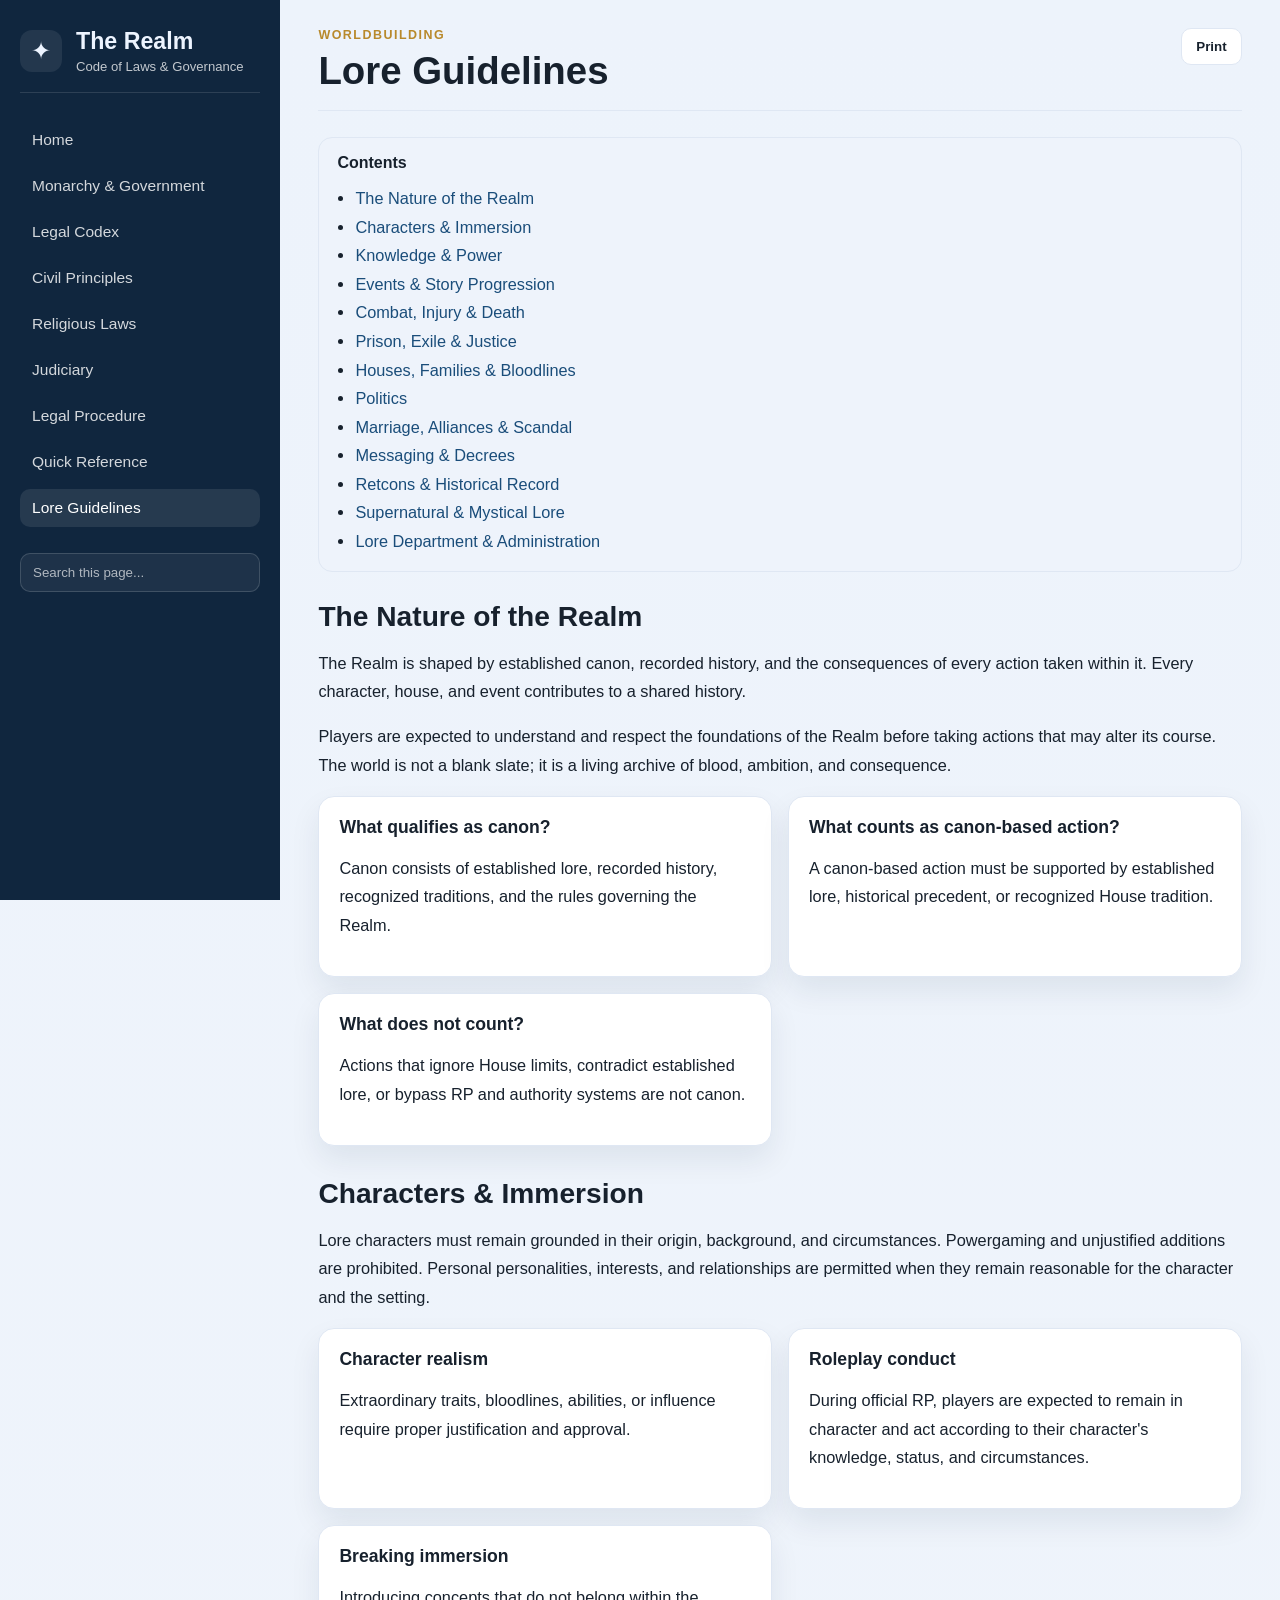
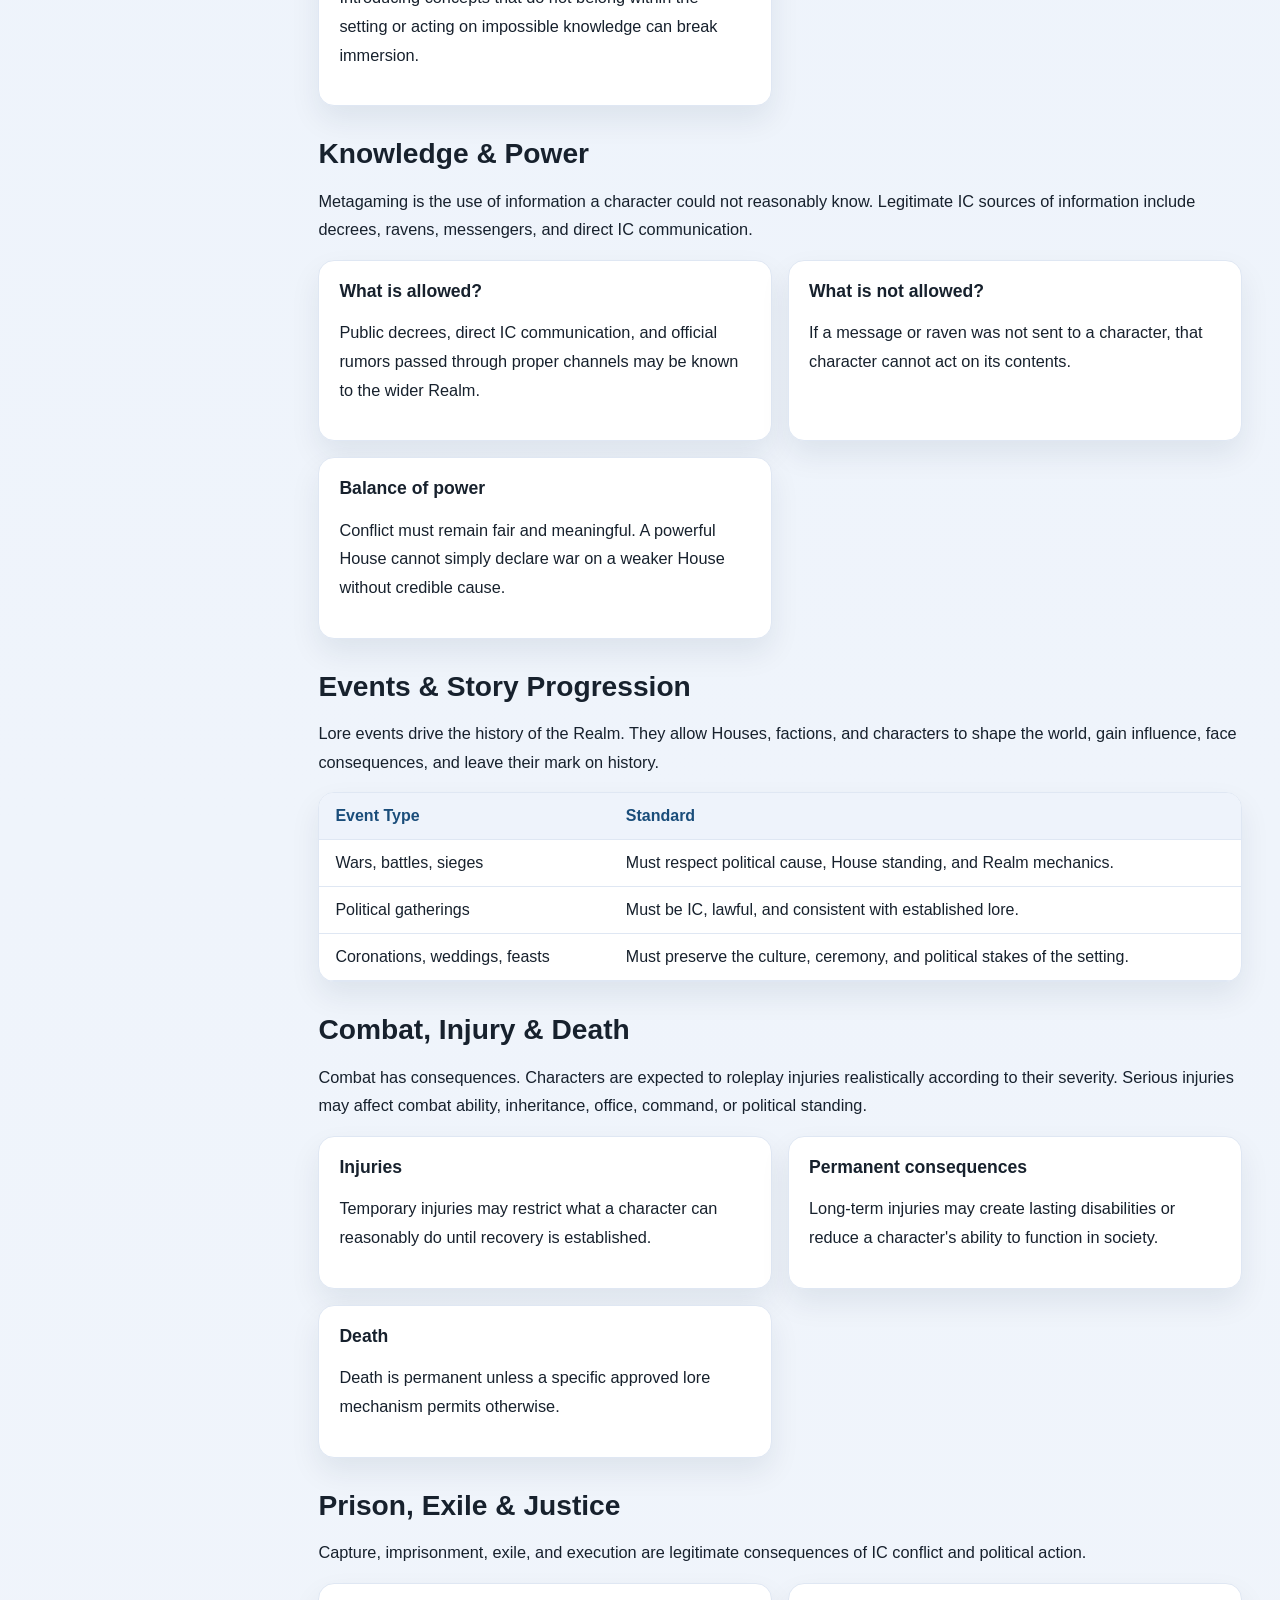
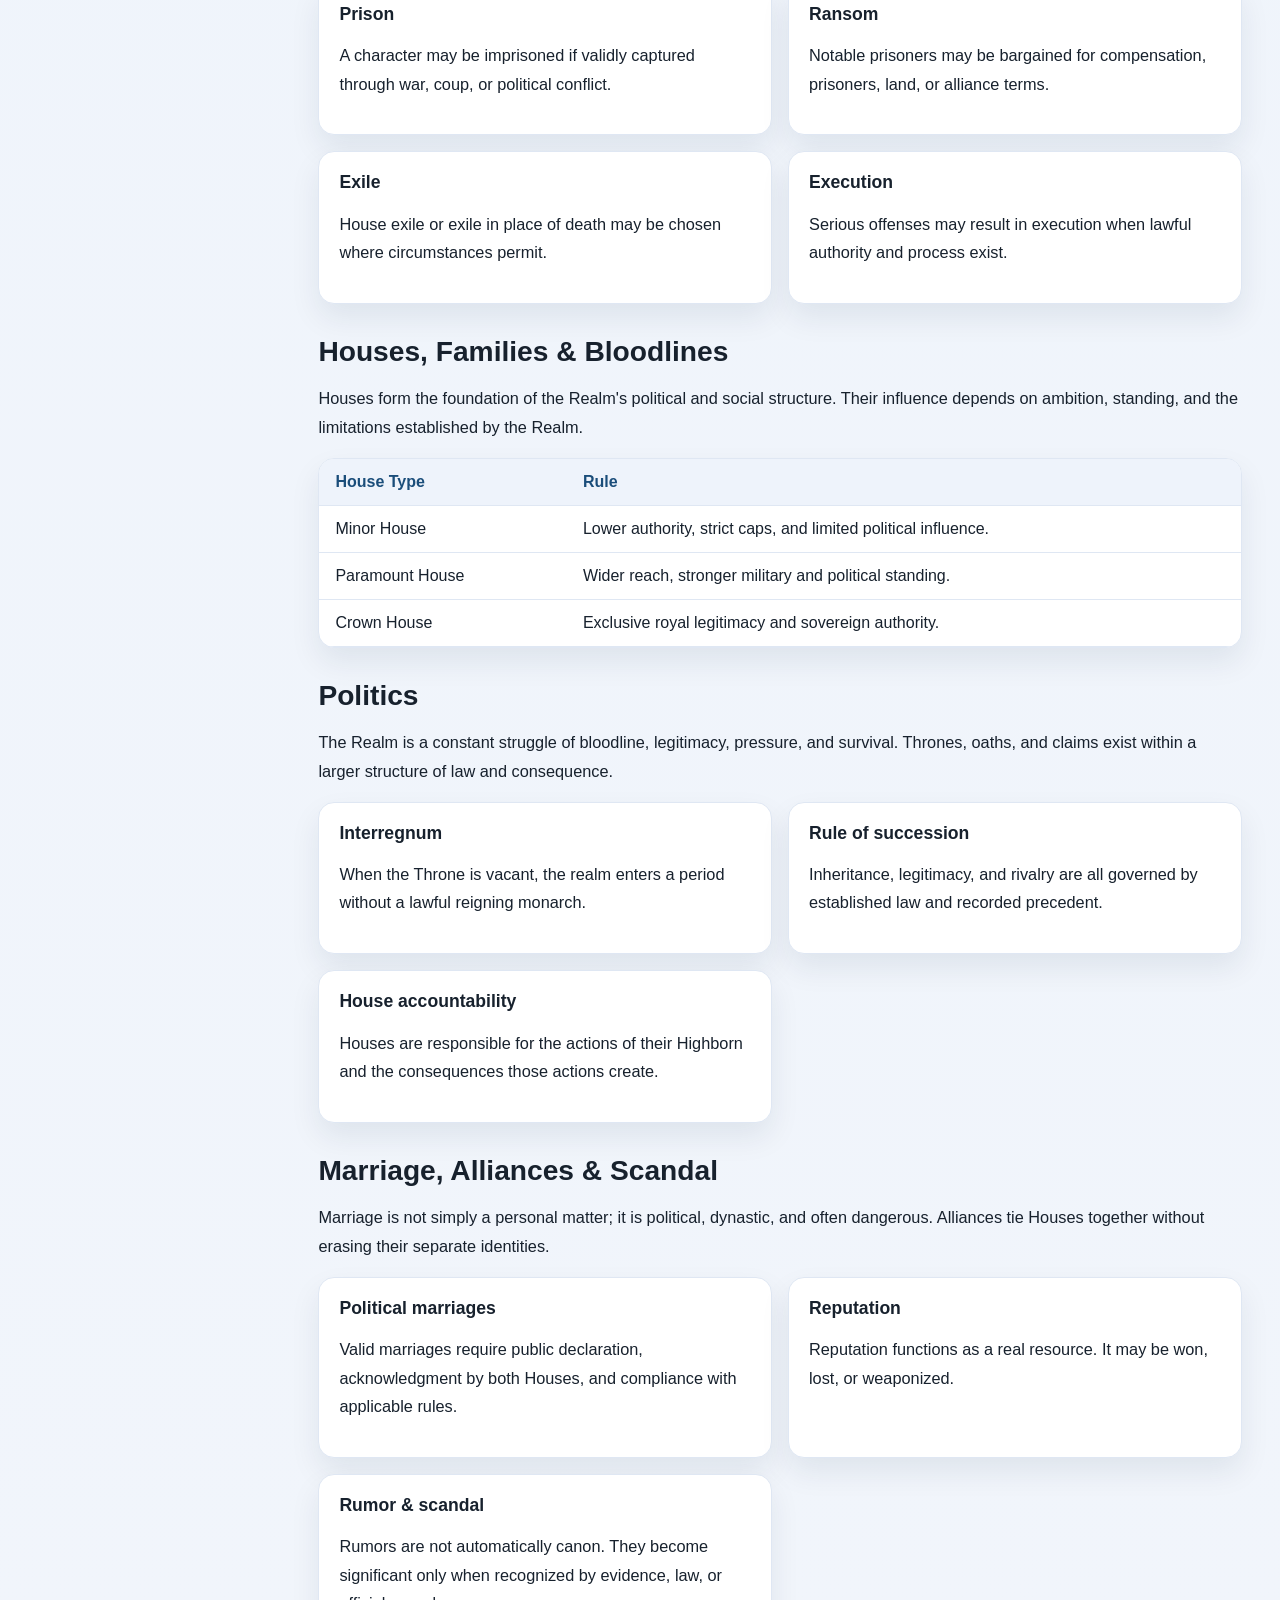
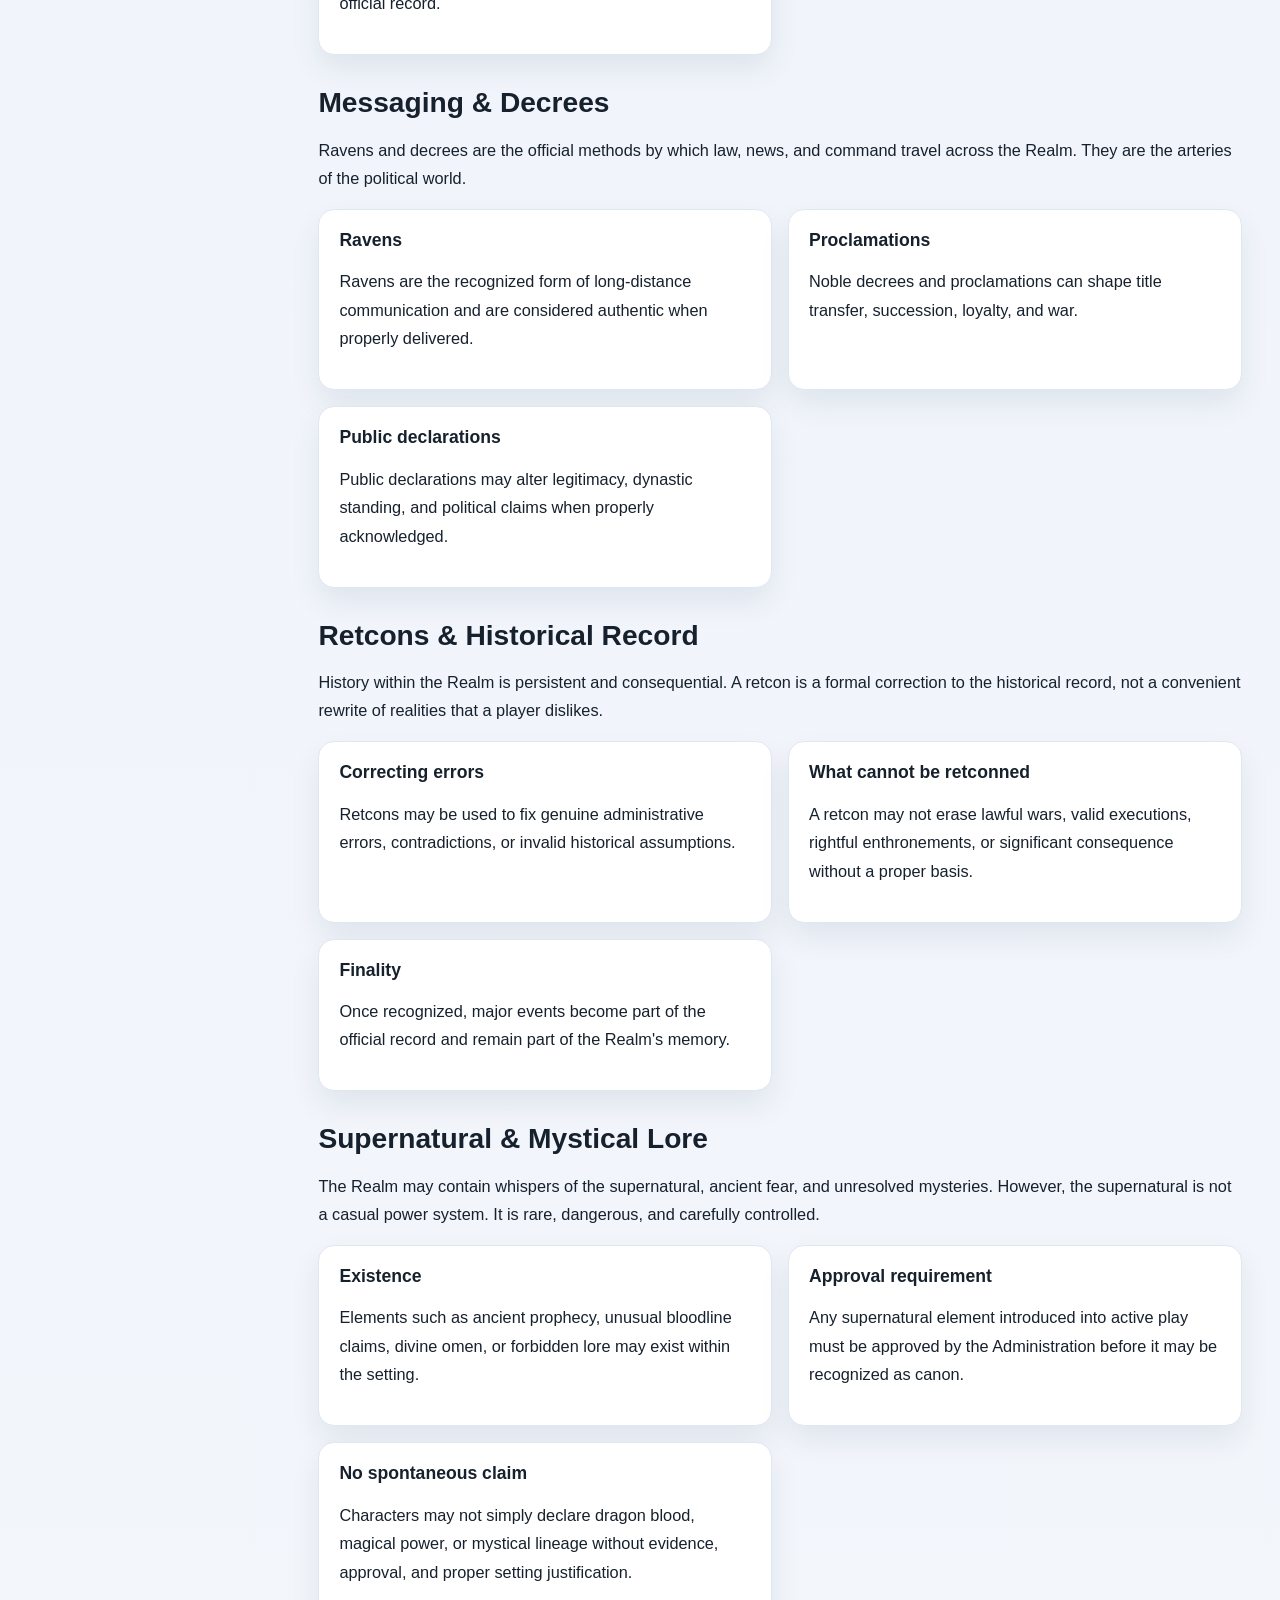
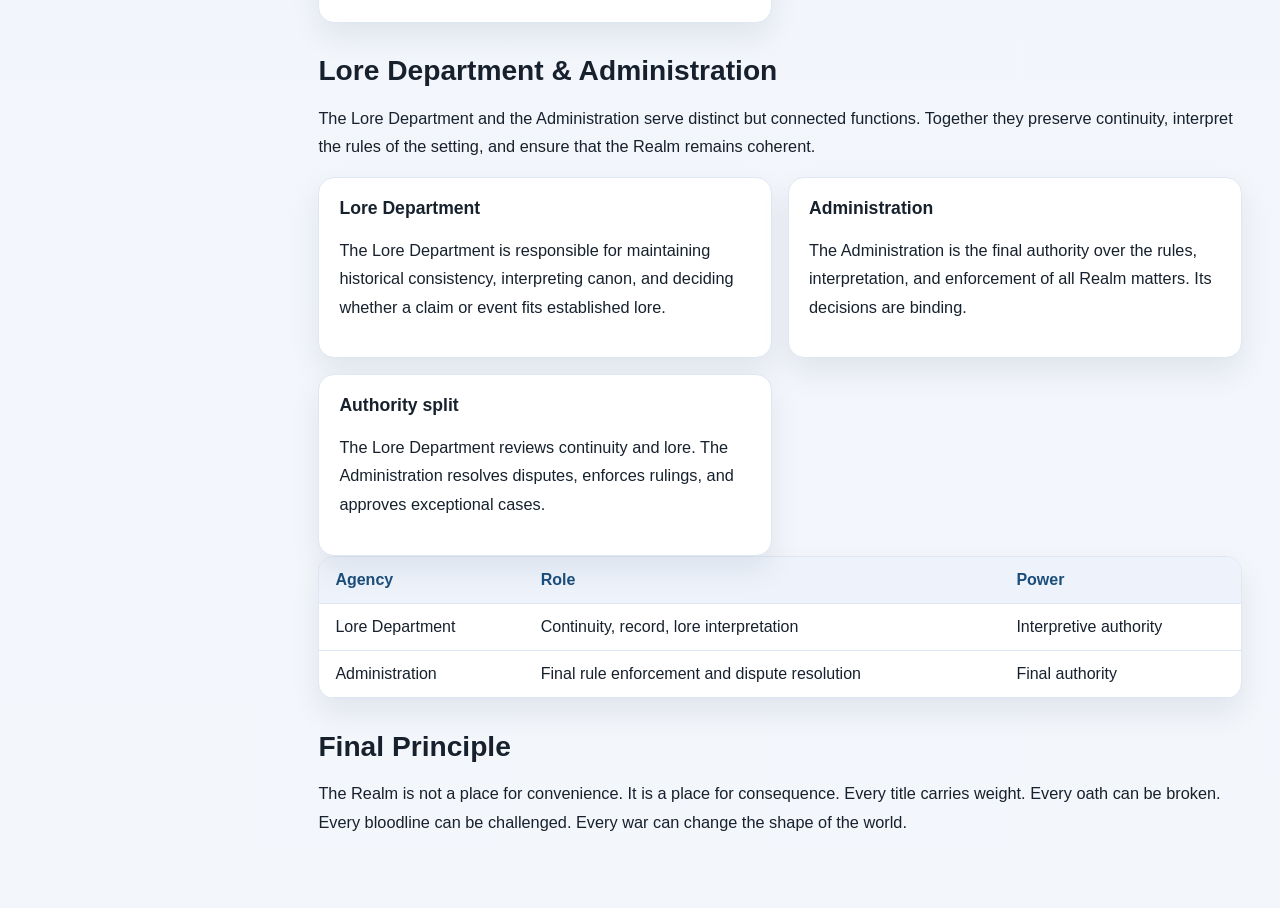
<file: lore-guidelines.html>
<!DOCTYPE html>
<html lang="en">
  <head>
    <meta charset="UTF-8" />
    <meta name="viewport" content="width=device-width, initial-scale=1.0" />
    <title>Lore Guidelines | The Realm Wiki</title>
    <link rel="stylesheet" href="styles.css" />
  </head>
  <body>
    <div class="layout">
      <aside class="sidebar">
        <div class="brand">
          <div class="brand-mark">✦</div>
          <div>
            <h1>The Realm</h1>
            <p>Code of Laws & Governance</p>
          </div>
        </div>

        <nav class="side-nav" aria-label="Main navigation">
          <a class="nav-link" href="index.html">Home</a>
          <a class="nav-link" href="government.html">Monarchy & Government</a>
          <a class="nav-link" href="legal-codex.html">Legal Codex</a>
          <a class="nav-link" href="civil-principles.html">Civil Principles</a>
          <a class="nav-link" href="religious-laws.html">Religious Laws</a>
          <a class="nav-link" href="judiciary.html">Judiciary</a>
          <a class="nav-link" href="legal-procedure.html">Legal Procedure</a>
          <a class="nav-link" href="quick-reference.html">Quick Reference</a>
          <a class="nav-link active" href="lore-guidelines.html">Lore Guidelines</a>
        </nav>

        <div class="search-panel">
          <label for="searchInput" class="sr-only">Search the wiki</label>
          <input id="searchInput" type="search" placeholder="Search this page..." />
          <div id="searchResults" class="search-results" aria-live="polite"></div>
        </div>
      </aside>

      <main class="content">
        <header class="page-header">
          <div>
            <p class="eyebrow">Worldbuilding</p>
            <h2>Lore Guidelines</h2>
          </div>
          <button class="print-button" onclick="window.print()">Print</button>
        </header>

        <article class="article">
          <nav class="page-toc" aria-label="Page sections">
            <strong>Contents</strong>
            <ul>
              <li><a href="#nature">The Nature of the Realm</a></li>
              <li><a href="#characters">Characters & Immersion</a></li>
              <li><a href="#knowledge">Knowledge & Power</a></li>
              <li><a href="#events">Events & Story Progression</a></li>
              <li><a href="#combat">Combat, Injury & Death</a></li>
              <li><a href="#justice">Prison, Exile & Justice</a></li>
              <li><a href="#houses">Houses, Families & Bloodlines</a></li>
              <li><a href="#politics">Politics</a></li>
              <li><a href="#marriage">Marriage, Alliances & Scandal</a></li>
              <li><a href="#messaging">Messaging & Decrees</a></li>
              <li><a href="#retcons">Retcons & Historical Record</a></li>
              <li><a href="#supernatural">Supernatural & Mystical Lore</a></li>
              <li><a href="#authorities">Lore Department & Administration</a></li>
            </ul>
          </nav>

          <section id="nature">
            <h3>The Nature of the Realm</h3>
            <p>
              The Realm is shaped by established canon, recorded history, and the consequences of every action taken
              within it. Every character, house, and event contributes to a shared history.
            </p>
            <p>
              Players are expected to understand and respect the foundations of the Realm before taking actions that may
              alter its course. The world is not a blank slate; it is a living archive of blood, ambition, and consequence.
            </p>

            <div class="card-list">
              <div class="card">
                <h4>What qualifies as canon?</h4>
                <p>Canon consists of established lore, recorded history, recognized traditions, and the rules governing the Realm.</p>
              </div>
              <div class="card">
                <h4>What counts as canon-based action?</h4>
                <p>A canon-based action must be supported by established lore, historical precedent, or recognized House tradition.</p>
              </div>
              <div class="card">
                <h4>What does not count?</h4>
                <p>Actions that ignore House limits, contradict established lore, or bypass RP and authority systems are not canon.</p>
              </div>
            </div>
          </section>

          <section id="characters">
            <h3>Characters & Immersion</h3>
            <p>
              Lore characters must remain grounded in their origin, background, and circumstances. Powergaming and unjustified
              additions are prohibited. Personal personalities, interests, and relationships are permitted when they remain reasonable for the character and the setting.
            </p>

            <div class="card-list">
              <div class="card">
                <h4>Character realism</h4>
                <p>Extraordinary traits, bloodlines, abilities, or influence require proper justification and approval.</p>
              </div>
              <div class="card">
                <h4>Roleplay conduct</h4>
                <p>During official RP, players are expected to remain in character and act according to their character's knowledge, status, and circumstances.</p>
              </div>
              <div class="card">
                <h4>Breaking immersion</h4>
                <p>Introducing concepts that do not belong within the setting or acting on impossible knowledge can break immersion.</p>
              </div>
            </div>
          </section>

          <section id="knowledge">
            <h3>Knowledge & Power</h3>
            <p>
              Metagaming is the use of information a character could not reasonably know. Legitimate IC sources of information include decrees, ravens, messengers, and direct IC communication.
            </p>

            <div class="card-list">
              <div class="card">
                <h4>What is allowed?</h4>
                <p>Public decrees, direct IC communication, and official rumors passed through proper channels may be known to the wider Realm.</p>
              </div>
              <div class="card">
                <h4>What is not allowed?</h4>
                <p>If a message or raven was not sent to a character, that character cannot act on its contents.</p>
              </div>
              <div class="card">
                <h4>Balance of power</h4>
                <p>Conflict must remain fair and meaningful. A powerful House cannot simply declare war on a weaker House without credible cause.</p>
              </div>
            </div>
          </section>

          <section id="events">
            <h3>Events & Story Progression</h3>
            <p>
              Lore events drive the history of the Realm. They allow Houses, factions, and characters to shape the world, gain influence, face consequences, and leave their mark on history.
            </p>

            <div class="table-box">
              <table>
                <thead>
                  <tr>
                    <th>Event Type</th>
                    <th>Standard</th>
                  </tr>
                </thead>
                <tbody>
                  <tr>
                    <td>Wars, battles, sieges</td>
                    <td>Must respect political cause, House standing, and Realm mechanics.</td>
                  </tr>
                  <tr>
                    <td>Political gatherings</td>
                    <td>Must be IC, lawful, and consistent with established lore.</td>
                  </tr>
                  <tr>
                    <td>Coronations, weddings, feasts</td>
                    <td>Must preserve the culture, ceremony, and political stakes of the setting.</td>
                  </tr>
                </tbody>
              </table>
            </div>
          </section>

          <section id="combat">
            <h3>Combat, Injury & Death</h3>
            <p>
              Combat has consequences. Characters are expected to roleplay injuries realistically according to their severity. Serious injuries may affect combat ability, inheritance, office, command, or political standing.
            </p>

            <div class="card-list">
              <div class="card">
                <h4>Injuries</h4>
                <p>Temporary injuries may restrict what a character can reasonably do until recovery is established.</p>
              </div>
              <div class="card">
                <h4>Permanent consequences</h4>
                <p>Long-term injuries may create lasting disabilities or reduce a character's ability to function in society.</p>
              </div>
              <div class="card">
                <h4>Death</h4>
                <p>Death is permanent unless a specific approved lore mechanism permits otherwise.</p>
              </div>
            </div>
          </section>

          <section id="justice">
            <h3>Prison, Exile & Justice</h3>
            <p>
              Capture, imprisonment, exile, and execution are legitimate consequences of IC conflict and political action.
            </p>

            <div class="card-list">
              <div class="card">
                <h4>Prison</h4>
                <p>A character may be imprisoned if validly captured through war, coup, or political conflict.</p>
              </div>
              <div class="card">
                <h4>Ransom</h4>
                <p>Notable prisoners may be bargained for compensation, prisoners, land, or alliance terms.</p>
              </div>
              <div class="card">
                <h4>Exile</h4>
                <p>House exile or exile in place of death may be chosen where circumstances permit.</p>
              </div>
              <div class="card">
                <h4>Execution</h4>
                <p>Serious offenses may result in execution when lawful authority and process exist.</p>
              </div>
            </div>
          </section>

          <section id="houses">
            <h3>Houses, Families & Bloodlines</h3>
            <p>
              Houses form the foundation of the Realm's political and social structure. Their influence depends on ambition, standing, and the limitations established by the Realm.
            </p>

            <div class="table-box">
              <table>
                <thead>
                  <tr>
                    <th>House Type</th>
                    <th>Rule</th>
                  </tr>
                </thead>
                <tbody>
                  <tr>
                    <td>Minor House</td>
                    <td>Lower authority, strict caps, and limited political influence.</td>
                  </tr>
                  <tr>
                    <td>Paramount House</td>
                    <td>Wider reach, stronger military and political standing.</td>
                  </tr>
                  <tr>
                    <td>Crown House</td>
                    <td>Exclusive royal legitimacy and sovereign authority.</td>
                  </tr>
                </tbody>
              </table>
            </div>
          </section>

          <section id="politics">
            <h3>Politics</h3>
            <p>
              The Realm is a constant struggle of bloodline, legitimacy, pressure, and survival. Thrones, oaths, and claims exist within a larger structure of law and consequence.
            </p>

            <div class="card-list">
              <div class="card">
                <h4>Interregnum</h4>
                <p>When the Throne is vacant, the realm enters a period without a lawful reigning monarch.</p>
              </div>
              <div class="card">
                <h4>Rule of succession</h4>
                <p>Inheritance, legitimacy, and rivalry are all governed by established law and recorded precedent.</p>
              </div>
              <div class="card">
                <h4>House accountability</h4>
                <p>Houses are responsible for the actions of their Highborn and the consequences those actions create.</p>
              </div>
            </div>
          </section>

          <section id="marriage">
            <h3>Marriage, Alliances & Scandal</h3>
            <p>
              Marriage is not simply a personal matter; it is political, dynastic, and often dangerous. Alliances tie Houses together without erasing their separate identities.
            </p>

            <div class="card-list">
              <div class="card">
                <h4>Political marriages</h4>
                <p>Valid marriages require public declaration, acknowledgment by both Houses, and compliance with applicable rules.</p>
              </div>
              <div class="card">
                <h4>Reputation</h4>
                <p>Reputation functions as a real resource. It may be won, lost, or weaponized.</p>
              </div>
              <div class="card">
                <h4>Rumor & scandal</h4>
                <p>Rumors are not automatically canon. They become significant only when recognized by evidence, law, or official record.</p>
              </div>
            </div>
          </section>

          <section id="messaging">
            <h3>Messaging & Decrees</h3>
            <p>
              Ravens and decrees are the official methods by which law, news, and command travel across the Realm. They are the arteries of the political world.
            </p>

            <div class="card-list">
              <div class="card">
                <h4>Ravens</h4>
                <p>Ravens are the recognized form of long-distance communication and are considered authentic when properly delivered.</p>
              </div>
              <div class="card">
                <h4>Proclamations</h4>
                <p>Noble decrees and proclamations can shape title transfer, succession, loyalty, and war.</p>
              </div>
              <div class="card">
                <h4>Public declarations</h4>
                <p>Public declarations may alter legitimacy, dynastic standing, and political claims when properly acknowledged.</p>
              </div>
            </div>
          </section>

          <section id="retcons">
            <h3>Retcons & Historical Record</h3>
            <p>
              History within the Realm is persistent and consequential. A retcon is a formal correction to the historical record, not a convenient rewrite of realities that a player dislikes.
            </p>

            <div class="card-list">
              <div class="card">
                <h4>Correcting errors</h4>
                <p>Retcons may be used to fix genuine administrative errors, contradictions, or invalid historical assumptions.</p>
              </div>
              <div class="card">
                <h4>What cannot be retconned</h4>
                <p>A retcon may not erase lawful wars, valid executions, rightful enthronements, or significant consequence without a proper basis.</p>
              </div>
              <div class="card">
                <h4>Finality</h4>
                <p>Once recognized, major events become part of the official record and remain part of the Realm's memory.</p>
              </div>
            </div>
          </section>

          <section id="supernatural">
            <h3>Supernatural & Mystical Lore</h3>
            <p>
              The Realm may contain whispers of the supernatural, ancient fear, and unresolved mysteries. However, the supernatural is not a casual power system. It is rare, dangerous, and carefully controlled.
            </p>

            <div class="card-list">
              <div class="card">
                <h4>Existence</h4>
                <p>Elements such as ancient prophecy, unusual bloodline claims, divine omen, or forbidden lore may exist within the setting.</p>
              </div>
              <div class="card">
                <h4>Approval requirement</h4>
                <p>Any supernatural element introduced into active play must be approved by the Administration before it may be recognized as canon.</p>
              </div>
              <div class="card">
                <h4>No spontaneous claim</h4>
                <p>Characters may not simply declare dragon blood, magical power, or mystical lineage without evidence, approval, and proper setting justification.</p>
              </div>
            </div>
          </section>

          <section id="authorities">
            <h3>Lore Department & Administration</h3>
            <p>
              The Lore Department and the Administration serve distinct but connected functions. Together they preserve continuity, interpret the rules of the setting, and ensure that the Realm remains coherent.
            </p>

            <div class="card-list">
              <div class="card">
                <h4>Lore Department</h4>
                <p>The Lore Department is responsible for maintaining historical consistency, interpreting canon, and deciding whether a claim or event fits established lore.</p>
              </div>
              <div class="card">
                <h4>Administration</h4>
                <p>The Administration is the final authority over the rules, interpretation, and enforcement of all Realm matters. Its decisions are binding.</p>
              </div>
              <div class="card">
                <h4>Authority split</h4>
                <p>The Lore Department reviews continuity and lore. The Administration resolves disputes, enforces rulings, and approves exceptional cases.</p>
              </div>
            </div>

            <div class="table-box">
              <table>
                <thead>
                  <tr>
                    <th>Agency</th>
                    <th>Role</th>
                    <th>Power</th>
                  </tr>
                </thead>
                <tbody>
                  <tr>
                    <td>Lore Department</td>
                    <td>Continuity, record, lore interpretation</td>
                    <td>Interpretive authority</td>
                  </tr>
                  <tr>
                    <td>Administration</td>
                    <td>Final rule enforcement and dispute resolution</td>
                    <td>Final authority</td>
                  </tr>
                </tbody>
              </table>
            </div>
          </section>

          <section>
            <h3>Final Principle</h3>
            <p>
              The Realm is not a place for convenience. It is a place for consequence. Every title carries weight. Every oath can be broken. Every bloodline can be challenged. Every war can change the shape of the world.
            </p>
          </section>
        </article>
      </main>
    </div>

    <script src="search.js"></script>
  </body>
</html>
</file>
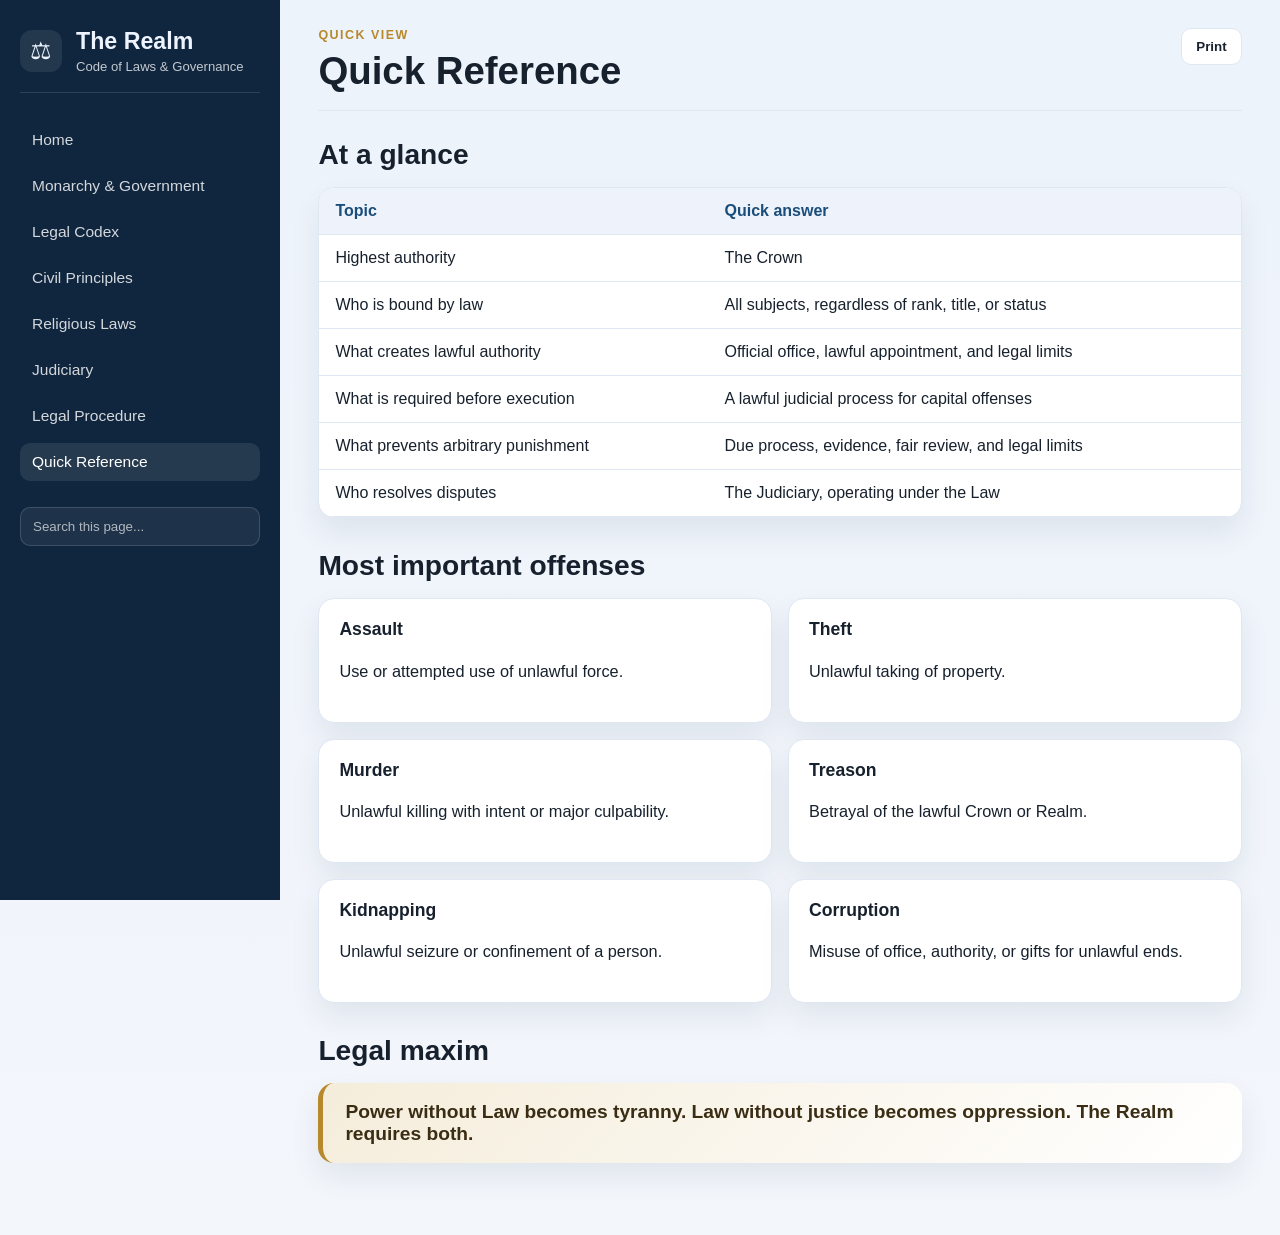
<file: quick-reference.html>
<!DOCTYPE html>
<html lang="en">
  <head>
    <meta charset="UTF-8" />
    <meta name="viewport" content="width=device-width, initial-scale=1.0" />
    <title>Quick Reference | The Realm Wiki</title>
    <link rel="stylesheet" href="styles.css" />
  </head>
  <body>
    <div class="layout">
      <aside class="sidebar">
        <div class="brand">
          <div class="brand-mark">⚖</div>
          <div>
            <h1>The Realm</h1>
            <p>Code of Laws & Governance</p>
          </div>
        </div>

        <nav class="side-nav" aria-label="Main navigation">
          <a class="nav-link" href="index.html">Home</a>
          <a class="nav-link" href="government.html">Monarchy & Government</a>
          <a class="nav-link" href="legal-codex.html">Legal Codex</a>
          <a class="nav-link" href="civil-principles.html">Civil Principles</a>
          <a class="nav-link" href="religious-laws.html">Religious Laws</a>
          <a class="nav-link" href="judiciary.html">Judiciary</a>
          <a class="nav-link" href="legal-procedure.html">Legal Procedure</a>
          <a class="nav-link active" href="quick-reference.html">Quick Reference</a>
        </nav>

        <div class="search-panel">
          <label for="searchInput" class="sr-only">Search the wiki</label>
          <input id="searchInput" type="search" placeholder="Search this page..." />
          <div id="searchResults" class="search-results" aria-live="polite"></div>
        </div>
      </aside>

      <main class="content">
        <header class="page-header">
          <div>
            <p class="eyebrow">Quick view</p>
            <h2>Quick Reference</h2>
          </div>
          <button class="print-button" onclick="window.print()">Print</button>
        </header>

        <article class="article">
          <section>
            <h3>At a glance</h3>
            <div class="table-box">
              <table>
                <thead>
                  <tr>
                    <th>Topic</th>
                    <th>Quick answer</th>
                  </tr>
                </thead>
                <tbody>
                  <tr>
                    <td>Highest authority</td>
                    <td>The Crown</td>
                  </tr>
                  <tr>
                    <td>Who is bound by law</td>
                    <td>All subjects, regardless of rank, title, or status</td>
                  </tr>
                  <tr>
                    <td>What creates lawful authority</td>
                    <td>Official office, lawful appointment, and legal limits</td>
                  </tr>
                  <tr>
                    <td>What is required before execution</td>
                    <td>A lawful judicial process for capital offenses</td>
                  </tr>
                  <tr>
                    <td>What prevents arbitrary punishment</td>
                    <td>Due process, evidence, fair review, and legal limits</td>
                  </tr>
                  <tr>
                    <td>Who resolves disputes</td>
                    <td>The Judiciary, operating under the Law</td>
                  </tr>
                </tbody>
              </table>
            </div>
          </section>

          <section>
            <h3>Most important offenses</h3>
            <div class="card-list">
              <div class="card">
                <h4>Assault</h4>
                <p>Use or attempted use of unlawful force.</p>
              </div>
              <div class="card">
                <h4>Theft</h4>
                <p>Unlawful taking of property.</p>
              </div>
              <div class="card">
                <h4>Murder</h4>
                <p>Unlawful killing with intent or major culpability.</p>
              </div>
              <div class="card">
                <h4>Treason</h4>
                <p>Betrayal of the lawful Crown or Realm.</p>
              </div>
              <div class="card">
                <h4>Kidnapping</h4>
                <p>Unlawful seizure or confinement of a person.</p>
              </div>
              <div class="card">
                <h4>Corruption</h4>
                <p>Misuse of office, authority, or gifts for unlawful ends.</p>
              </div>
            </div>
          </section>

          <section>
            <h3>Legal maxim</h3>
            <div class="quote-box">
              <blockquote>
                Power without Law becomes tyranny. Law without justice becomes oppression. The Realm requires both.
              </blockquote>
            </div>
          </section>
        </article>
      </main>
    </div>

    <script src="search.js"></script>
  </body>
</html>
</file>
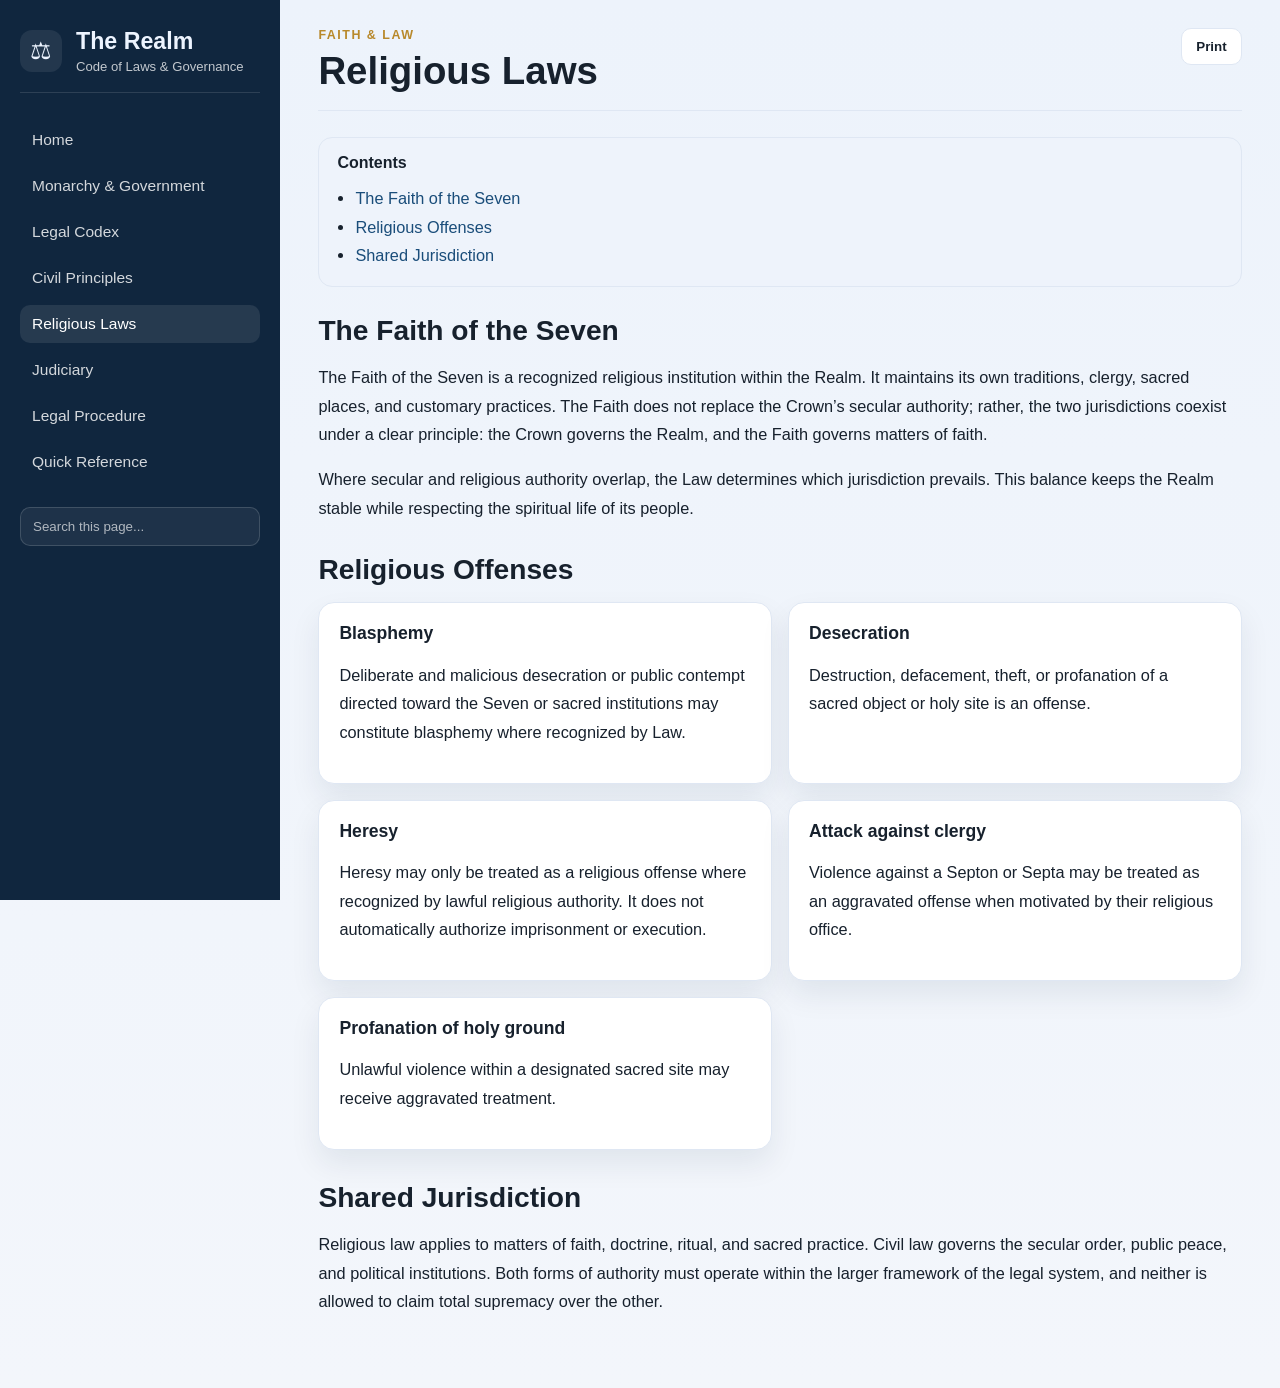
<file: religious-laws.html>
<!DOCTYPE html>
<html lang="en">
  <head>
    <meta charset="UTF-8" />
    <meta name="viewport" content="width=device-width, initial-scale=1.0" />
    <title>Religious Laws | The Realm Wiki</title>
    <link rel="stylesheet" href="styles.css" />
  </head>
  <body>
    <div class="layout">
      <aside class="sidebar">
        <div class="brand">
          <div class="brand-mark">⚖</div>
          <div>
            <h1>The Realm</h1>
            <p>Code of Laws & Governance</p>
          </div>
        </div>

        <nav class="side-nav" aria-label="Main navigation">
          <a class="nav-link" href="index.html">Home</a>
          <a class="nav-link" href="government.html">Monarchy & Government</a>
          <a class="nav-link" href="legal-codex.html">Legal Codex</a>
          <a class="nav-link" href="civil-principles.html">Civil Principles</a>
          <a class="nav-link active" href="religious-laws.html">Religious Laws</a>
          <a class="nav-link" href="judiciary.html">Judiciary</a>
          <a class="nav-link" href="legal-procedure.html">Legal Procedure</a>
          <a class="nav-link" href="quick-reference.html">Quick Reference</a>
        </nav>

        <div class="search-panel">
          <label for="searchInput" class="sr-only">Search the wiki</label>
          <input id="searchInput" type="search" placeholder="Search this page..." />
          <div id="searchResults" class="search-results" aria-live="polite"></div>
        </div>
      </aside>

      <main class="content">
        <header class="page-header">
          <div>
            <p class="eyebrow">Faith & Law</p>
            <h2>Religious Laws</h2>
          </div>
          <button class="print-button" onclick="window.print()">Print</button>
        </header>

        <article class="article">
          <nav class="page-toc" aria-label="Page sections">
            <strong>Contents</strong>
            <ul>
              <li><a href="#faith">The Faith of the Seven</a></li>
              <li><a href="#offenses">Religious Offenses</a></li>
              <li><a href="#jurisdiction">Shared Jurisdiction</a></li>
            </ul>
          </nav>

          <section id="faith">
            <h3>The Faith of the Seven</h3>
            <p>
              The Faith of the Seven is a recognized religious institution within the Realm. It maintains its own
              traditions, clergy, sacred places, and customary practices. The Faith does not replace the Crown’s
              secular authority; rather, the two jurisdictions coexist under a clear principle: the Crown governs the
              Realm, and the Faith governs matters of faith.
            </p>
            <p>
              Where secular and religious authority overlap, the Law determines which jurisdiction prevails. This
              balance keeps the Realm stable while respecting the spiritual life of its people.
            </p>
          </section>

          <section id="offenses">
            <h3>Religious Offenses</h3>
            <div class="card-list">
              <div class="card">
                <h4>Blasphemy</h4>
                <p>Deliberate and malicious desecration or public contempt directed toward the Seven or sacred institutions may constitute blasphemy where recognized by Law.</p>
              </div>
              <div class="card">
                <h4>Desecration</h4>
                <p>Destruction, defacement, theft, or profanation of a sacred object or holy site is an offense.</p>
              </div>
              <div class="card">
                <h4>Heresy</h4>
                <p>Heresy may only be treated as a religious offense where recognized by lawful religious authority. It does not automatically authorize imprisonment or execution.</p>
              </div>
              <div class="card">
                <h4>Attack against clergy</h4>
                <p>Violence against a Septon or Septa may be treated as an aggravated offense when motivated by their religious office.</p>
              </div>
              <div class="card">
                <h4>Profanation of holy ground</h4>
                <p>Unlawful violence within a designated sacred site may receive aggravated treatment.</p>
              </div>
            </div>
          </section>

          <section id="jurisdiction">
            <h3>Shared Jurisdiction</h3>
            <p>
              Religious law applies to matters of faith, doctrine, ritual, and sacred practice. Civil law governs the
              secular order, public peace, and political institutions. Both forms of authority must operate within the
              larger framework of the legal system, and neither is allowed to claim total supremacy over the other.
            </p>
          </section>
        </article>
      </main>
    </div>

    <script src="search.js"></script>
  </body>
</html>
</file>
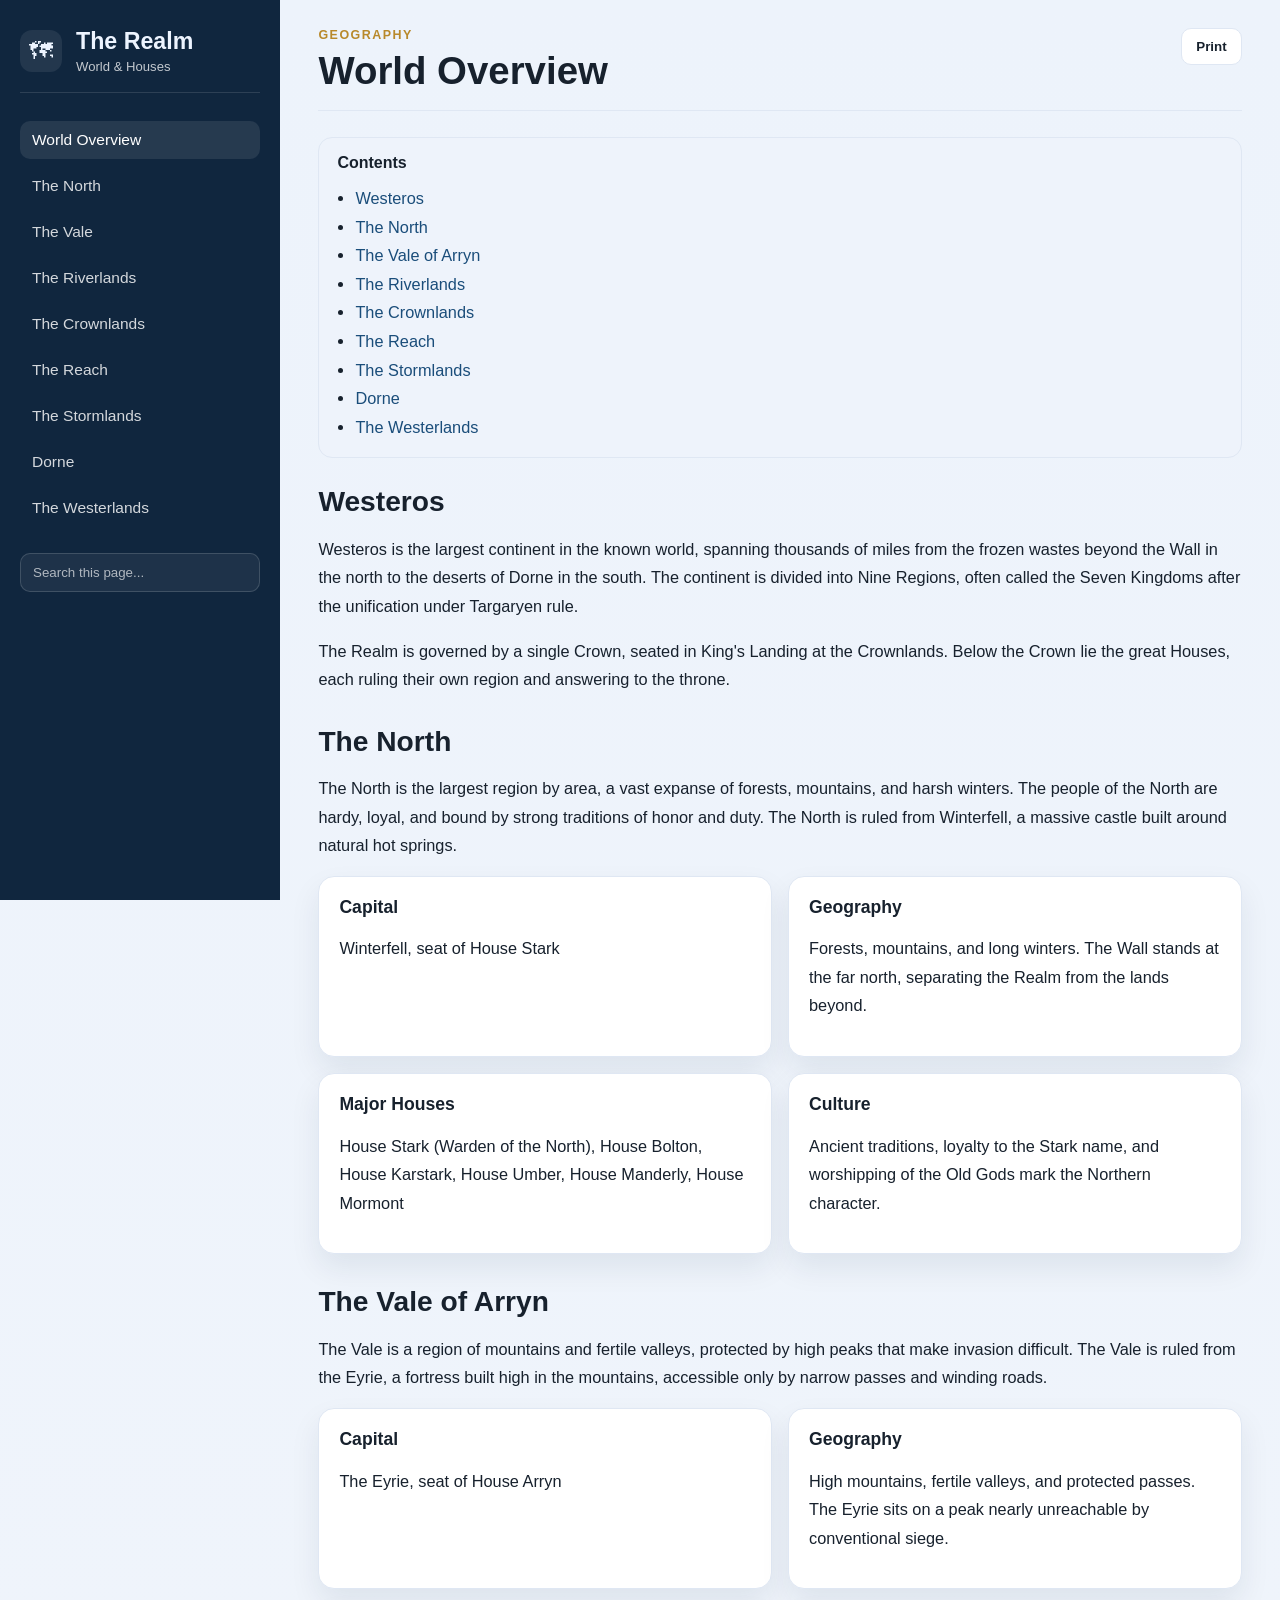
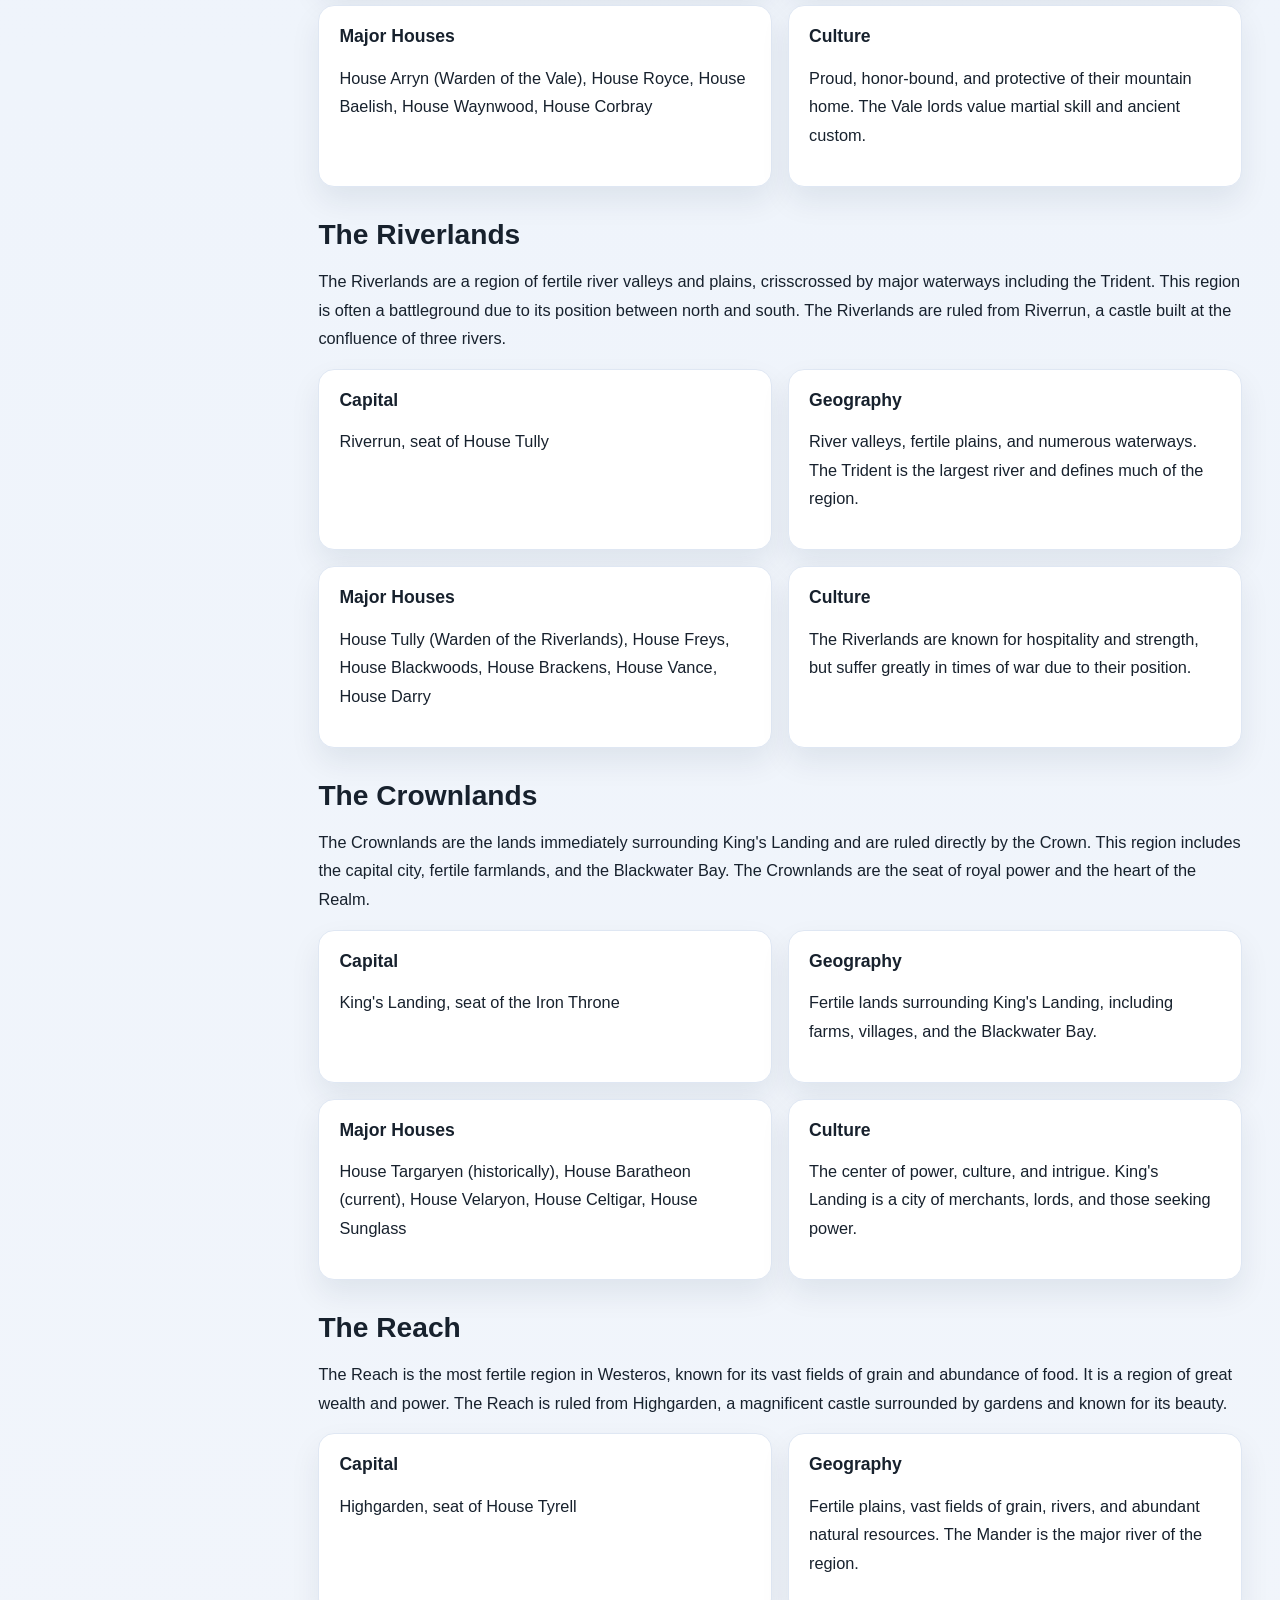
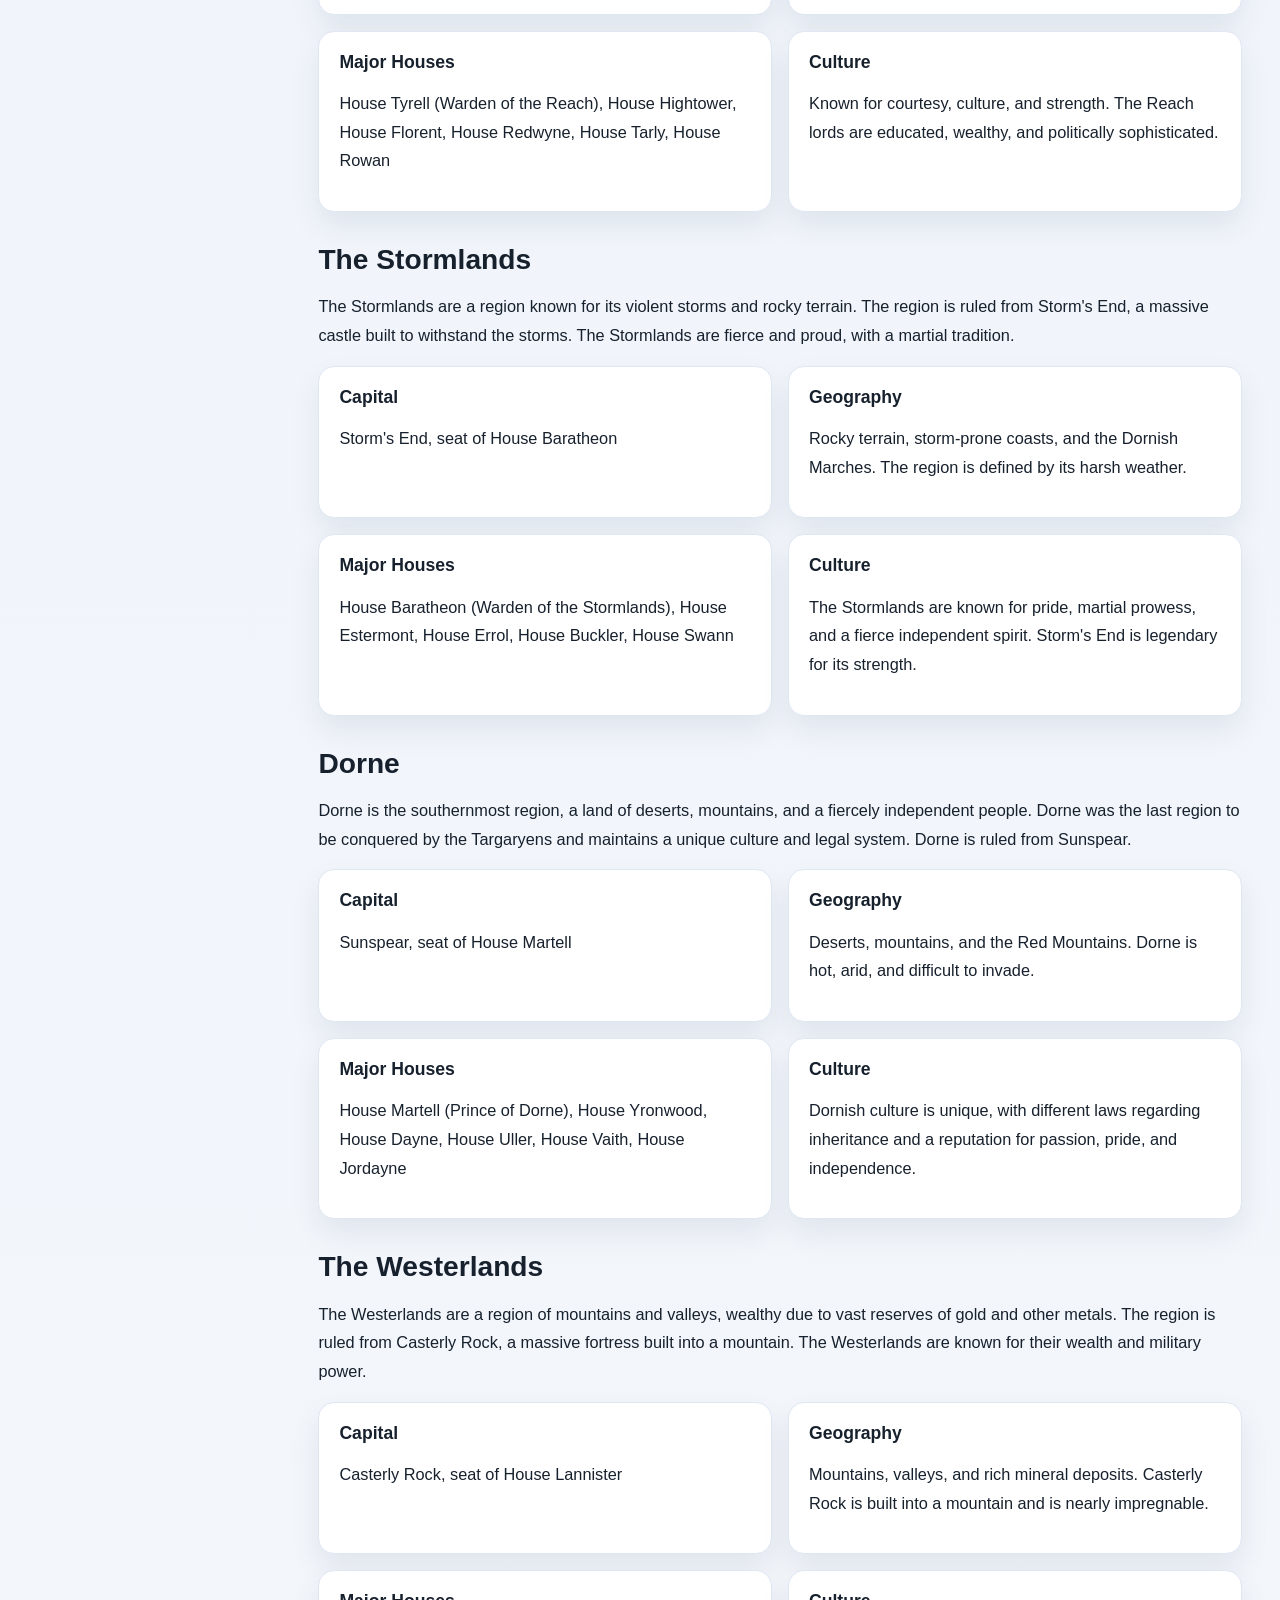
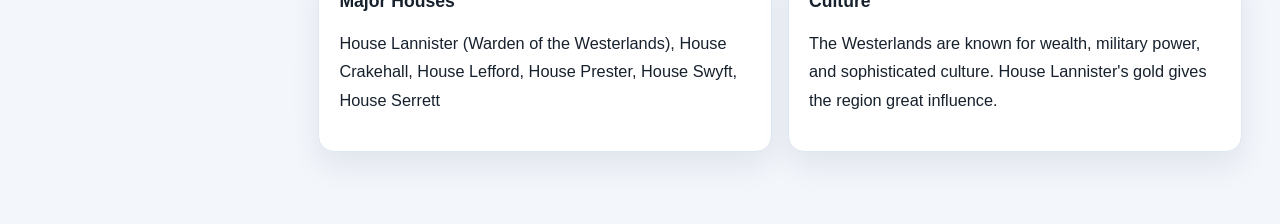
<file: world-overview.html>
<!DOCTYPE html>
<html lang="en">
  <head>
    <meta charset="UTF-8" />
    <meta name="viewport" content="width=device-width, initial-scale=1.0" />
    <title>World Overview | The Realm</title>
    <style>
      :root {
        --bg: #f3f6fb;
        --panel: #ffffff;
        --panel-alt: #eef3fb;
        --sidebar: #10263e;
        --text: #17212d;
        --muted: #67788a;
        --line: #dfe7f3;
        --primary: #1a4d7a;
        --gold: #b8892b;
        --shadow: 0 14px 30px rgba(16, 38, 62, 0.08);
      }

      * {
        box-sizing: border-box;
      }

      html {
        scroll-behavior: smooth;
      }

      body {
        margin: 0;
        font-family: -apple-system, BlinkMacSystemFont, "Segoe UI", sans-serif;
        background: linear-gradient(180deg, #edf3fb 0%, var(--bg) 100%);
        color: var(--text);
      }

      .layout {
        display: grid;
        grid-template-columns: 280px minmax(0, 1fr);
        min-height: 100vh;
      }

      .sidebar {
        background: var(--sidebar);
        color: #edf4ff;
        padding: 28px 20px;
        position: sticky;
        top: 0;
        height: 100vh;
      }

      .brand {
        display: flex;
        align-items: center;
        gap: 14px;
        margin-bottom: 28px;
        padding-bottom: 18px;
        border-bottom: 1px solid rgba(255, 255, 255, 0.12);
      }

      .brand-mark {
        width: 42px;
        height: 42px;
        border-radius: 12px;
        display: flex;
        align-items: center;
        justify-content: center;
        background: rgba(255, 255, 255, 0.08);
        font-size: 1.5rem;
      }

      .brand h1 {
        margin: 0;
        font-size: 1.45rem;
      }

      .brand p {
        margin: 4px 0 0 0;
        color: rgba(255, 255, 255, 0.75);
        font-size: 0.82rem;
      }

      .side-nav {
        display: flex;
        flex-direction: column;
        gap: 8px;
      }

      .nav-link {
        color: rgba(255, 255, 255, 0.82);
        text-decoration: none;
        padding: 10px 12px;
        border-radius: 10px;
        transition: 0.2s ease;
        font-size: 0.97rem;
      }

      .nav-link:hover,
      .nav-link.active {
        background: rgba(255, 255, 255, 0.09);
        color: #fff;
      }

      .search-panel {
        margin-top: 26px;
      }

      .search-panel input {
        width: 100%;
        padding: 11px 12px;
        border-radius: 10px;
        border: 1px solid rgba(255, 255, 255, 0.15);
        background: rgba(255, 255, 255, 0.06);
        color: white;
        outline: none;
      }

      .search-panel input::placeholder {
        color: rgba(255, 255, 255, 0.65);
      }

      .search-results {
        margin-top: 12px;
        display: none;
        background: rgba(255, 255, 255, 0.06);
        border-radius: 10px;
        padding: 10px;
        color: #fff;
        max-height: 180px;
        overflow-y: auto;
      }

      .search-results.visible {
        display: block;
      }

      .search-results a {
        display: block;
        padding: 8px 6px;
        color: #fff;
        text-decoration: none;
        border-radius: 6px;
      }

      .search-results a:hover {
        background: rgba(255, 255, 255, 0.08);
      }

      .content {
        padding: 28px clamp(18px, 3vw, 40px) 40px;
      }

      .page-header {
        display: flex;
        justify-content: space-between;
        align-items: flex-start;
        gap: 16px;
        margin-bottom: 26px;
        padding-bottom: 18px;
        border-bottom: 1px solid var(--line);
      }

      .eyebrow {
        margin: 0 0 8px 0;
        color: var(--gold);
        font-size: 0.78rem;
        text-transform: uppercase;
        letter-spacing: 0.12em;
        font-weight: 700;
      }

      .page-header h2 {
        margin: 0;
        font-size: clamp(2rem, 3vw, 2.6rem);
        line-height: 1.1;
      }

      .print-button {
        border: 1px solid var(--line);
        background: var(--panel);
        color: var(--text);
        border-radius: 10px;
        padding: 10px 14px;
        font-weight: 600;
        cursor: pointer;
      }

      .article {
        max-width: 980px;
      }

      .article section {
        margin-bottom: 32px;
      }

      .article h3 {
        font-size: clamp(1.4rem, 2.2vw, 1.85rem);
        margin-bottom: 16px;
      }

      .article h4 {
        font-size: 1.1rem;
        margin: 0 0 10px 0;
      }

      .article p,
      .article li {
        font-size: 1.02rem;
        line-height: 1.75;
        color: var(--text);
      }

      .page-toc {
        background: var(--panel-alt);
        border: 1px solid var(--line);
        border-radius: 14px;
        padding: 16px 18px;
        margin-bottom: 18px;
      }

      .page-toc ul {
        margin: 12px 0 0 0;
        padding-left: 18px;
      }

      .page-toc a {
        color: var(--primary);
        text-decoration: none;
      }

      .card-list {
        display: grid;
        grid-template-columns: repeat(2, minmax(0, 1fr));
        gap: 16px;
      }

      .card {
        background: var(--panel);
        border: 1px solid var(--line);
        border-radius: 16px;
        padding: 20px;
        box-shadow: var(--shadow);
      }

      .sr-only {
        position: absolute;
        width: 1px;
        height: 1px;
        padding: 0;
        margin: -1px;
        overflow: hidden;
        clip: rect(0, 0, 0, 0);
        white-space: nowrap;
        border: 0;
      }

      @media (max-width: 980px) {
        .layout {
          grid-template-columns: 1fr;
        }

        .sidebar {
          position: static;
          height: auto;
        }

        .card-list {
          grid-template-columns: 1fr;
        }
      }
    </style>
  </head>
  <body>
    <div class="layout">
      <aside class="sidebar">
        <div class="brand">
          <div class="brand-mark">🗺</div>
          <div>
            <h1>The Realm</h1>
            <p>World & Houses</p>
          </div>
        </div>

        <nav class="side-nav" aria-label="Main navigation">
          <a class="nav-link active" href="#westeros">World Overview</a>
          <a class="nav-link" href="#north">The North</a>
          <a class="nav-link" href="#vale">The Vale</a>
          <a class="nav-link" href="#riverlands">The Riverlands</a>
          <a class="nav-link" href="#crownlands">The Crownlands</a>
          <a class="nav-link" href="#reach">The Reach</a>
          <a class="nav-link" href="#stormlands">The Stormlands</a>
          <a class="nav-link" href="#dorne">Dorne</a>
          <a class="nav-link" href="#westerlands">The Westerlands</a>
        </nav>

        <div class="search-panel">
          <label for="searchInput" class="sr-only">Search the wiki</label>
          <input id="searchInput" type="search" placeholder="Search this page..." />
          <div id="searchResults" class="search-results" aria-live="polite"></div>
        </div>
      </aside>

      <main class="content">
        <header class="page-header">
          <div>
            <p class="eyebrow">Geography</p>
            <h2>World Overview</h2>
          </div>
          <button class="print-button" onclick="window.print()">Print</button>
        </header>

        <article class="article">
          <nav class="page-toc" aria-label="Page sections">
            <strong>Contents</strong>
            <ul>
              <li><a href="#westeros">Westeros</a></li>
              <li><a href="#north">The North</a></li>
              <li><a href="#vale">The Vale of Arryn</a></li>
              <li><a href="#riverlands">The Riverlands</a></li>
              <li><a href="#crownlands">The Crownlands</a></li>
              <li><a href="#reach">The Reach</a></li>
              <li><a href="#stormlands">The Stormlands</a></li>
              <li><a href="#dorne">Dorne</a></li>
              <li><a href="#westerlands">The Westerlands</a></li>
            </ul>
          </nav>

          <section id="westeros">
            <h3>Westeros</h3>
            <p>
              Westeros is the largest continent in the known world, spanning thousands of miles from the frozen wastes
              beyond the Wall in the north to the deserts of Dorne in the south. The continent is divided into Nine
              Regions, often called the Seven Kingdoms after the unification under Targaryen rule.
            </p>
            <p>
              The Realm is governed by a single Crown, seated in King's Landing at the Crownlands. Below the Crown lie
              the great Houses, each ruling their own region and answering to the throne.
            </p>
          </section>

          <section id="north">
            <h3>The North</h3>
            <p>
              The North is the largest region by area, a vast expanse of forests, mountains, and harsh winters. The
              people of the North are hardy, loyal, and bound by strong traditions of honor and duty. The North is
              ruled from Winterfell, a massive castle built around natural hot springs.
            </p>
            <div class="card-list">
              <div class="card">
                <h4>Capital</h4>
                <p>Winterfell, seat of House Stark</p>
              </div>
              <div class="card">
                <h4>Geography</h4>
                <p>Forests, mountains, and long winters. The Wall stands at the far north, separating the Realm from the lands beyond.</p>
              </div>
              <div class="card">
                <h4>Major Houses</h4>
                <p>House Stark (Warden of the North), House Bolton, House Karstark, House Umber, House Manderly, House Mormont</p>
              </div>
              <div class="card">
                <h4>Culture</h4>
                <p>Ancient traditions, loyalty to the Stark name, and worshipping of the Old Gods mark the Northern character.</p>
              </div>
            </div>
          </section>

          <section id="vale">
            <h3>The Vale of Arryn</h3>
            <p>
              The Vale is a region of mountains and fertile valleys, protected by high peaks that make invasion difficult.
              The Vale is ruled from the Eyrie, a fortress built high in the mountains, accessible only by narrow passes
              and winding roads.
            </p>
            <div class="card-list">
              <div class="card">
                <h4>Capital</h4>
                <p>The Eyrie, seat of House Arryn</p>
              </div>
              <div class="card">
                <h4>Geography</h4>
                <p>High mountains, fertile valleys, and protected passes. The Eyrie sits on a peak nearly unreachable by conventional siege.</p>
              </div>
              <div class="card">
                <h4>Major Houses</h4>
                <p>House Arryn (Warden of the Vale), House Royce, House Baelish, House Waynwood, House Corbray</p>
              </div>
              <div class="card">
                <h4>Culture</h4>
                <p>Proud, honor-bound, and protective of their mountain home. The Vale lords value martial skill and ancient custom.</p>
              </div>
            </div>
          </section>

          <section id="riverlands">
            <h3>The Riverlands</h3>
            <p>
              The Riverlands are a region of fertile river valleys and plains, crisscrossed by major waterways including
              the Trident. This region is often a battleground due to its position between north and south. The Riverlands
              are ruled from Riverrun, a castle built at the confluence of three rivers.
            </p>
            <div class="card-list">
              <div class="card">
                <h4>Capital</h4>
                <p>Riverrun, seat of House Tully</p>
              </div>
              <div class="card">
                <h4>Geography</h4>
                <p>River valleys, fertile plains, and numerous waterways. The Trident is the largest river and defines much of the region.</p>
              </div>
              <div class="card">
                <h4>Major Houses</h4>
                <p>House Tully (Warden of the Riverlands), House Freys, House Blackwoods, House Brackens, House Vance, House Darry</p>
              </div>
              <div class="card">
                <h4>Culture</h4>
                <p>The Riverlands are known for hospitality and strength, but suffer greatly in times of war due to their position.</p>
              </div>
            </div>
          </section>

          <section id="crownlands">
            <h3>The Crownlands</h3>
            <p>
              The Crownlands are the lands immediately surrounding King's Landing and are ruled directly by the Crown.
              This region includes the capital city, fertile farmlands, and the Blackwater Bay. The Crownlands are the
              seat of royal power and the heart of the Realm.
            </p>
            <div class="card-list">
              <div class="card">
                <h4>Capital</h4>
                <p>King's Landing, seat of the Iron Throne</p>
              </div>
              <div class="card">
                <h4>Geography</h4>
                <p>Fertile lands surrounding King's Landing, including farms, villages, and the Blackwater Bay.</p>
              </div>
              <div class="card">
                <h4>Major Houses</h4>
                <p>House Targaryen (historically), House Baratheon (current), House Velaryon, House Celtigar, House Sunglass</p>
              </div>
              <div class="card">
                <h4>Culture</h4>
                <p>The center of power, culture, and intrigue. King's Landing is a city of merchants, lords, and those seeking power.</p>
              </div>
            </div>
          </section>

          <section id="reach">
            <h3>The Reach</h3>
            <p>
              The Reach is the most fertile region in Westeros, known for its vast fields of grain and abundance of food.
              It is a region of great wealth and power. The Reach is ruled from Highgarden, a magnificent castle surrounded
              by gardens and known for its beauty.
            </p>
            <div class="card-list">
              <div class="card">
                <h4>Capital</h4>
                <p>Highgarden, seat of House Tyrell</p>
              </div>
              <div class="card">
                <h4>Geography</h4>
                <p>Fertile plains, vast fields of grain, rivers, and abundant natural resources. The Mander is the major river of the region.</p>
              </div>
              <div class="card">
                <h4>Major Houses</h4>
                <p>House Tyrell (Warden of the Reach), House Hightower, House Florent, House Redwyne, House Tarly, House Rowan</p>
              </div>
              <div class="card">
                <h4>Culture</h4>
                <p>Known for courtesy, culture, and strength. The Reach lords are educated, wealthy, and politically sophisticated.</p>
              </div>
            </div>
          </section>

          <section id="stormlands">
            <h3>The Stormlands</h3>
            <p>
              The Stormlands are a region known for its violent storms and rocky terrain. The region is ruled from Storm's
              End, a massive castle built to withstand the storms. The Stormlands are fierce and proud, with a martial
              tradition.
            </p>
            <div class="card-list">
              <div class="card">
                <h4>Capital</h4>
                <p>Storm's End, seat of House Baratheon</p>
              </div>
              <div class="card">
                <h4>Geography</h4>
                <p>Rocky terrain, storm-prone coasts, and the Dornish Marches. The region is defined by its harsh weather.</p>
              </div>
              <div class="card">
                <h4>Major Houses</h4>
                <p>House Baratheon (Warden of the Stormlands), House Estermont, House Errol, House Buckler, House Swann</p>
              </div>
              <div class="card">
                <h4>Culture</h4>
                <p>The Stormlands are known for pride, martial prowess, and a fierce independent spirit. Storm's End is legendary for its strength.</p>
              </div>
            </div>
          </section>

          <section id="dorne">
            <h3>Dorne</h3>
            <p>
              Dorne is the southernmost region, a land of deserts, mountains, and a fiercely independent people. Dorne was
              the last region to be conquered by the Targaryens and maintains a unique culture and legal system. Dorne is
              ruled from Sunspear.
            </p>
            <div class="card-list">
              <div class="card">
                <h4>Capital</h4>
                <p>Sunspear, seat of House Martell</p>
              </div>
              <div class="card">
                <h4>Geography</h4>
                <p>Deserts, mountains, and the Red Mountains. Dorne is hot, arid, and difficult to invade.</p>
              </div>
              <div class="card">
                <h4>Major Houses</h4>
                <p>House Martell (Prince of Dorne), House Yronwood, House Dayne, House Uller, House Vaith, House Jordayne</p>
              </div>
              <div class="card">
                <h4>Culture</h4>
                <p>Dornish culture is unique, with different laws regarding inheritance and a reputation for passion, pride, and independence.</p>
              </div>
            </div>
          </section>

          <section id="westerlands">
            <h3>The Westerlands</h3>
            <p>
              The Westerlands are a region of mountains and valleys, wealthy due to vast reserves of gold and other metals.
              The region is ruled from Casterly Rock, a massive fortress built into a mountain. The Westerlands are known
              for their wealth and military power.
            </p>
            <div class="card-list">
              <div class="card">
                <h4>Capital</h4>
                <p>Casterly Rock, seat of House Lannister</p>
              </div>
              <div class="card">
                <h4>Geography</h4>
                <p>Mountains, valleys, and rich mineral deposits. Casterly Rock is built into a mountain and is nearly impregnable.</p>
              </div>
              <div class="card">
                <h4>Major Houses</h4>
                <p>House Lannister (Warden of the Westerlands), House Crakehall, House Lefford, House Prester, House Swyft, House Serrett</p>
              </div>
              <div class="card">
                <h4>Culture</h4>
                <p>The Westerlands are known for wealth, military power, and sophisticated culture. House Lannister's gold gives the region great influence.</p>
              </div>
            </div>
          </section>
        </article>
      </main>
    </div>

    <script>
      document.addEventListener("DOMContentLoaded", () => {
        const searchInput = document.getElementById("searchInput");
        const resultsBox = document.getElementById("searchResults");

        if (!searchInput || !resultsBox) return;

        const headings = [...document.querySelectorAll("h3, h4")];

        const slugify = (value) =>
          value
            .toLowerCase()
            .replace(/[^a-z0-9]+/g, "-")
            .replace(/^-|-$/g, "");

        headings.forEach((heading) => {
          const text = heading.textContent.trim();
          if (!text) return;
          if (!heading.id) {
            heading.id = slugify(text);
          }
        });

        const entries = headings
          .map((heading) => {
            const text = heading.textContent.trim();
            if (!text) return null;
            return { text, href: `#${heading.id}` };
          })
          .filter(Boolean);

        searchInput.addEventListener("input", (event) => {
          const query = event.target.value.trim().toLowerCase();

          if (!query) {
            resultsBox.innerHTML = "";
            resultsBox.classList.remove("visible");
            return;
          }

          const matches = entries.filter((entry) =>
            entry.text.toLowerCase().includes(query)
          );

          if (!matches.length) {
            resultsBox.innerHTML = "<a>No matches found</a>";
            resultsBox.classList.add("visible");
            return;
          }

          resultsBox.innerHTML = matches
            .slice(0, 8)
            .map((entry) => `<a href="${entry.href}">${entry.text}</a>`)
            .join("");
          resultsBox.classList.add("visible");
        });
      });
    </script>
  </body>
</html>
</file>
<file: styles.css>
* {
  box-sizing: border-box;
}

:root {
  --bg: #f3f6fb;
  --panel: #ffffff;
  --panel-alt: #eef3fb;
  --sidebar: #10263e;
  --sidebar-soft: #1d3d5a;
  --text: #17212d;
  --muted: #67788a;
  --line: #dfe7f3;
  --primary: #1a4d7a;
  --primary-soft: #dfeefb;
  --gold: #b8892b;
  --gold-soft: #f5eddb;
  --shadow: 0 14px 30px rgba(16, 38, 62, 0.08);
}

html {
  scroll-behavior: smooth;
}

body {
  margin: 0;
  font-family: -apple-system, BlinkMacSystemFont, "Segoe UI", sans-serif;
  background: linear-gradient(180deg, #edf3fb 0%, var(--bg) 100%);
  color: var(--text);
}

img {
  max-width: 100%;
}

.layout {
  display: grid;
  grid-template-columns: 280px minmax(0, 1fr);
  min-height: 100vh;
}

.sidebar {
  background: var(--sidebar);
  color: #edf4ff;
  padding: 28px 20px;
  position: sticky;
  top: 0;
  height: 100vh;
}

.brand {
  display: flex;
  align-items: center;
  gap: 14px;
  margin-bottom: 28px;
  padding-bottom: 18px;
  border-bottom: 1px solid rgba(255, 255, 255, 0.12);
}

.brand-mark {
  width: 42px;
  height: 42px;
  border-radius: 12px;
  display: flex;
  align-items: center;
  justify-content: center;
  background: rgba(255, 255, 255, 0.08);
  font-size: 1.5rem;
}

.brand h1 {
  margin: 0;
  font-size: 1.45rem;
}

.brand p {
  margin: 4px 0 0 0;
  color: rgba(255, 255, 255, 0.75);
  font-size: 0.82rem;
}

.side-nav {
  display: flex;
  flex-direction: column;
  gap: 8px;
}

.nav-link {
  color: rgba(255, 255, 255, 0.82);
  text-decoration: none;
  padding: 10px 12px;
  border-radius: 10px;
  transition: 0.2s ease;
  font-size: 0.97rem;
}

.nav-link:hover,
.nav-link.active {
  background: rgba(255, 255, 255, 0.09);
  color: #fff;
}

.search-panel {
  margin-top: 26px;
}

.search-panel input {
  width: 100%;
  padding: 11px 12px;
  border-radius: 10px;
  border: 1px solid rgba(255, 255, 255, 0.15);
  background: rgba(255, 255, 255, 0.06);
  color: white;
  outline: none;
}

.search-panel input::placeholder {
  color: rgba(255, 255, 255, 0.65);
}

.search-results {
  margin-top: 12px;
  display: none;
  background: rgba(255, 255, 255, 0.06);
  border-radius: 10px;
  padding: 10px;
  color: #fff;
  max-height: 180px;
  overflow-y: auto;
}

.search-results.visible {
  display: block;
}

.search-results a {
  display: block;
  padding: 8px 6px;
  color: #fff;
  text-decoration: none;
  border-radius: 6px;
}

.search-results a:hover {
  background: rgba(255, 255, 255, 0.08);
}

.content {
  padding: 28px clamp(18px, 3vw, 40px) 40px;
}

.page-header {
  display: flex;
  justify-content: space-between;
  align-items: flex-start;
  gap: 16px;
  margin-bottom: 26px;
  padding-bottom: 18px;
  border-bottom: 1px solid var(--line);
}

.eyebrow {
  margin: 0 0 8px 0;
  color: var(--gold);
  font-size: 0.78rem;
  text-transform: uppercase;
  letter-spacing: 0.12em;
  font-weight: 700;
}

.page-header h2 {
  margin: 0;
  font-size: clamp(2rem, 3vw, 2.6rem);
  line-height: 1.1;
}

.print-button {
  border: 1px solid var(--line);
  background: var(--panel);
  color: var(--text);
  border-radius: 10px;
  padding: 10px 14px;
  font-weight: 600;
  cursor: pointer;
}

.article {
  max-width: 980px;
}

.article section {
  margin-bottom: 32px;
}

.article h3 {
  font-size: clamp(1.4rem, 2.2vw, 1.85rem);
  margin-bottom: 16px;
}

.article h4 {
  font-size: 1.1rem;
  margin: 0 0 10px 0;
}

.article p,
.article li {
  font-size: 1.02rem;
  line-height: 1.75;
  color: var(--text);
}

.hero-box {
  background: linear-gradient(135deg, var(--panel-alt), var(--panel));
  border: 1px solid var(--line);
  border-radius: 18px;
  padding: 28px;
  box-shadow: var(--shadow);
}

.lead {
  font-size: 1.18rem;
  font-weight: 600;
  color: var(--primary);
  margin-bottom: 12px;
}

.three-up {
  display: grid;
  grid-template-columns: repeat(3, minmax(0, 1fr));
  gap: 18px;
}

.info-card {
  background: var(--panel);
  border: 1px solid var(--line);
  border-radius: 16px;
  padding: 18px 18px 14px;
  box-shadow: var(--shadow);
}

.info-card h4 {
  color: var(--primary);
}

.feature-grid {
  display: grid;
  grid-template-columns: repeat(2, minmax(0, 1fr));
  gap: 18px;
}

.feature-link {
  display: block;
  background: var(--panel);
  border: 1px solid var(--line);
  border-radius: 16px;
  padding: 20px;
  text-decoration: none;
  color: var(--text);
  transition: transform 0.2s ease, box-shadow 0.2s ease;
  box-shadow: var(--shadow);
}

.feature-link:hover {
  transform: translateY(-2px);
  box-shadow: 0 20px 35px rgba(16, 38, 62, 0.12);
}

.feature-tag {
  display: inline-block;
  background: var(--primary-soft);
  color: var(--primary);
  font-size: 0.72rem;
  letter-spacing: 0.08em;
  text-transform: uppercase;
  font-weight: 700;
  padding: 6px 8px;
  border-radius: 999px;
  margin-bottom: 10px;
}

.standard-list {
  background: var(--panel);
  border: 1px solid var(--line);
  border-radius: 16px;
  padding: 18px 18px 18px 36px;
  box-shadow: var(--shadow);
}

.quote-box {
  background: linear-gradient(135deg, var(--gold-soft), var(--panel));
  border-left: 5px solid var(--gold);
  border-radius: 16px;
  padding: 18px 22px;
  box-shadow: var(--shadow);
}

blockquote {
  margin: 0;
  font-size: 1.2rem;
  font-weight: 600;
  color: #3a2d14;
}

.card-list {
  display: grid;
  grid-template-columns: repeat(2, minmax(0, 1fr));
  gap: 16px;
}

.card {
  background: var(--panel);
  border: 1px solid var(--line);
  border-radius: 16px;
  padding: 20px;
  box-shadow: var(--shadow);
}

.card ul {
  margin: 10px 0 0 0;
  padding-left: 22px;
}

.table-box {
  overflow-x: auto;
  background: var(--panel);
  border: 1px solid var(--line);
  border-radius: 16px;
  box-shadow: var(--shadow);
}

.table-box table {
  width: 100%;
  border-collapse: collapse;
}

.table-box th,
.table-box td {
  padding: 14px 16px;
  border-bottom: 1px solid var(--line);
  text-align: left;
  vertical-align: top;
}

.table-box th {
  background: var(--panel-alt);
  color: var(--primary);
}

.page-toc {
  background: var(--panel-alt);
  border: 1px solid var(--line);
  border-radius: 14px;
  padding: 16px 18px;
  margin-bottom: 18px;
}

.page-toc ul {
  margin: 12px 0 0 0;
  padding-left: 18px;
}

.page-toc a {
  color: var(--primary);
  text-decoration: none;
}

.sr-only {
  position: absolute;
  width: 1px;
  height: 1px;
  padding: 0;
  margin: -1px;
  overflow: hidden;
  clip: rect(0, 0, 0, 0);
  white-space: nowrap;
  border: 0;
}

@media (max-width: 980px) {
  .layout {
    grid-template-columns: 1fr;
  }

  .sidebar {
    position: static;
    height: auto;
  }

  .three-up,
  .feature-grid,
  .card-list {
    grid-template-columns: 1fr;
  }
}

@media print {
  .sidebar,
  .print-button,
  .search-panel,
  .page-toc {
    display: none !important;
  }

  .layout {
    display: block;
  }

  body {
    background: white;
    color: black;
  }

  .content {
    padding: 0;
  }

  .article section,
  .card,
  .info-card,
  .feature-link,
  .hero-box,
  .table-box,
  .standard-list,
  .quote-box {
    box-shadow: none;
    border: 1px solid #d8d8d8;
  }
}
</file>
